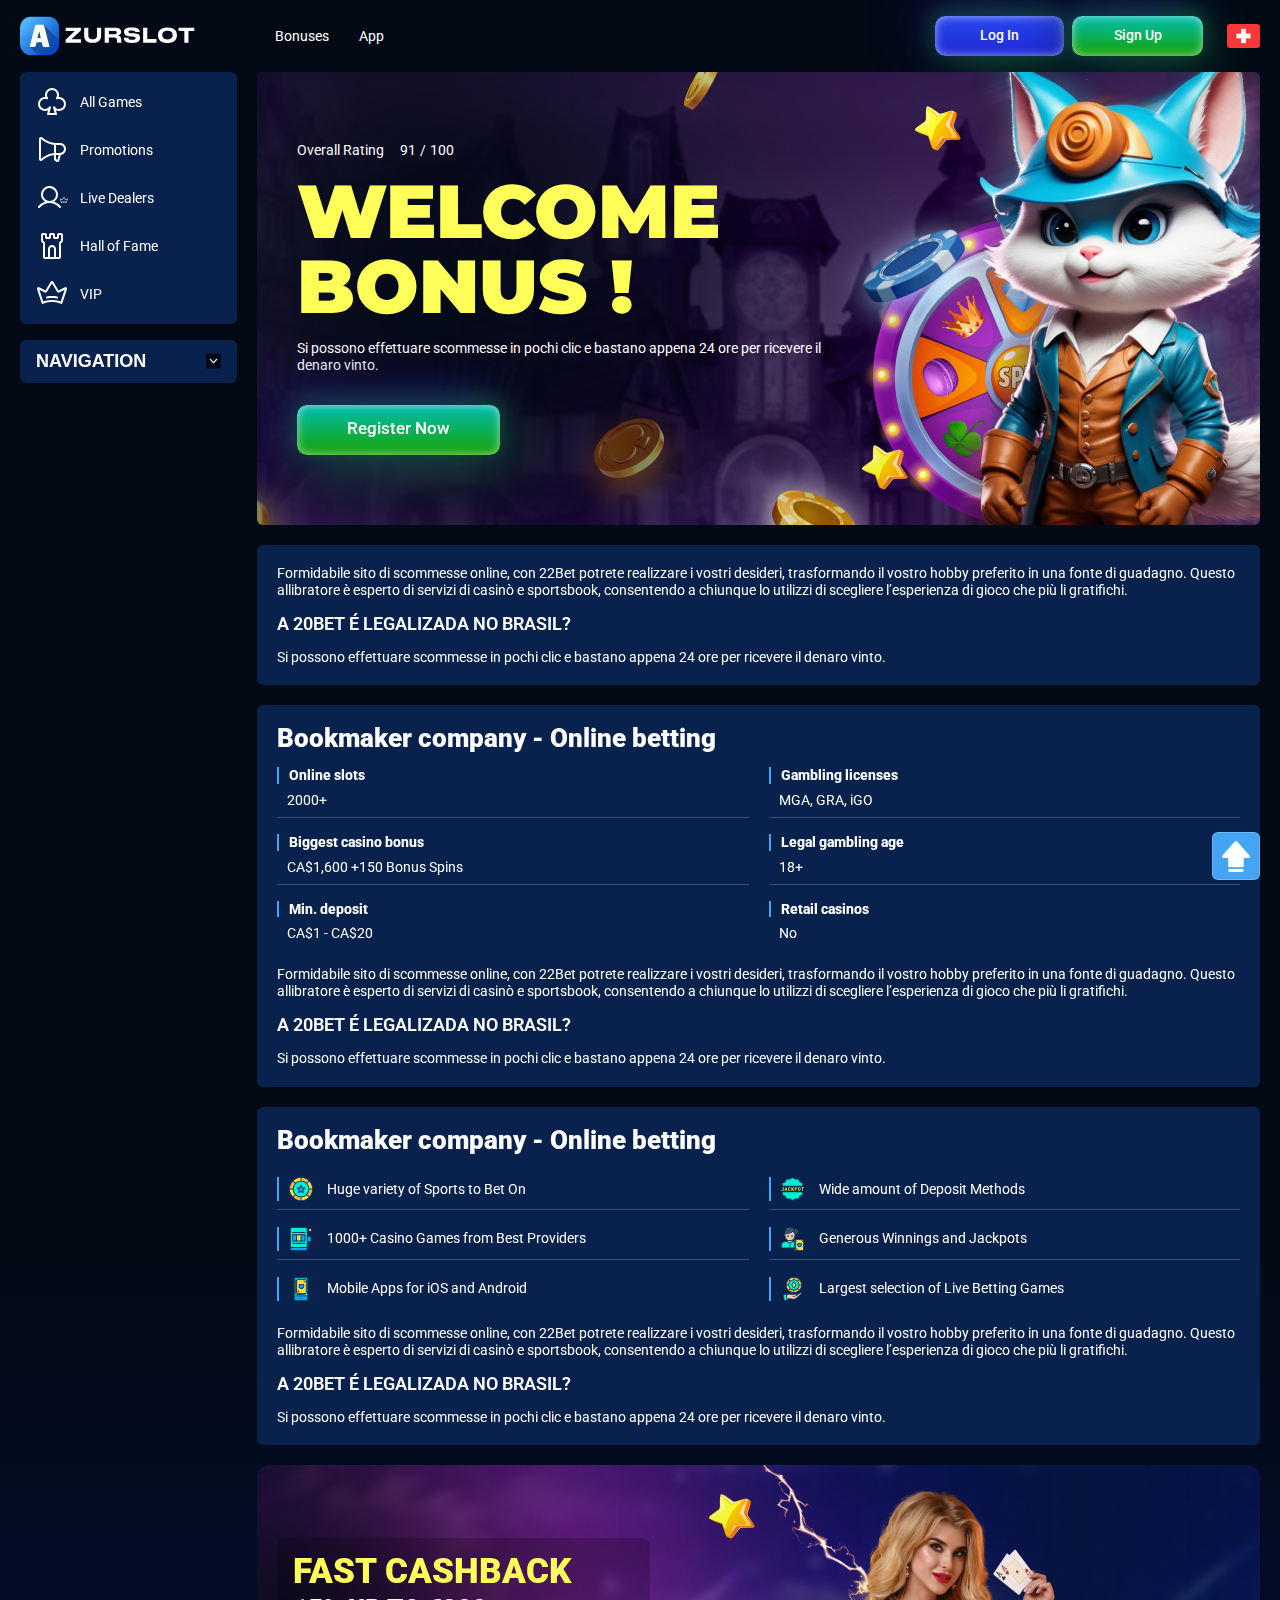
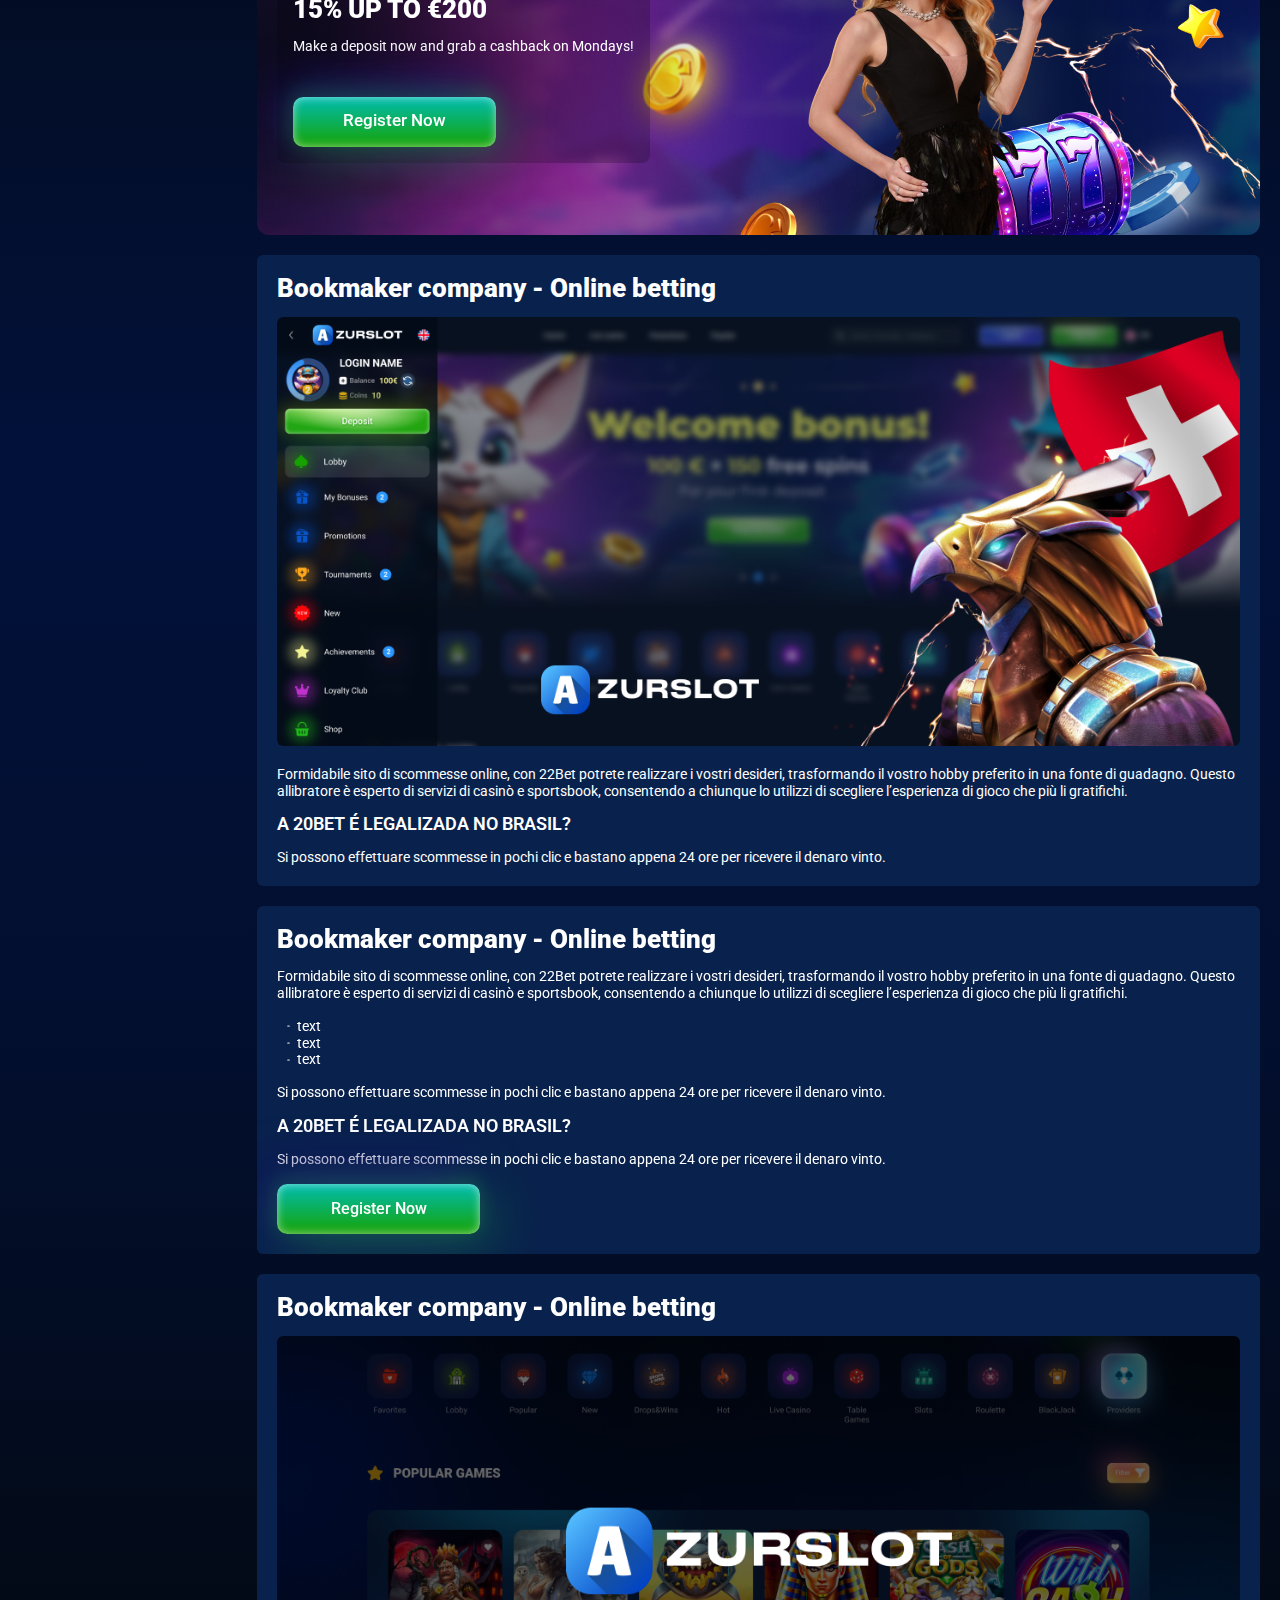
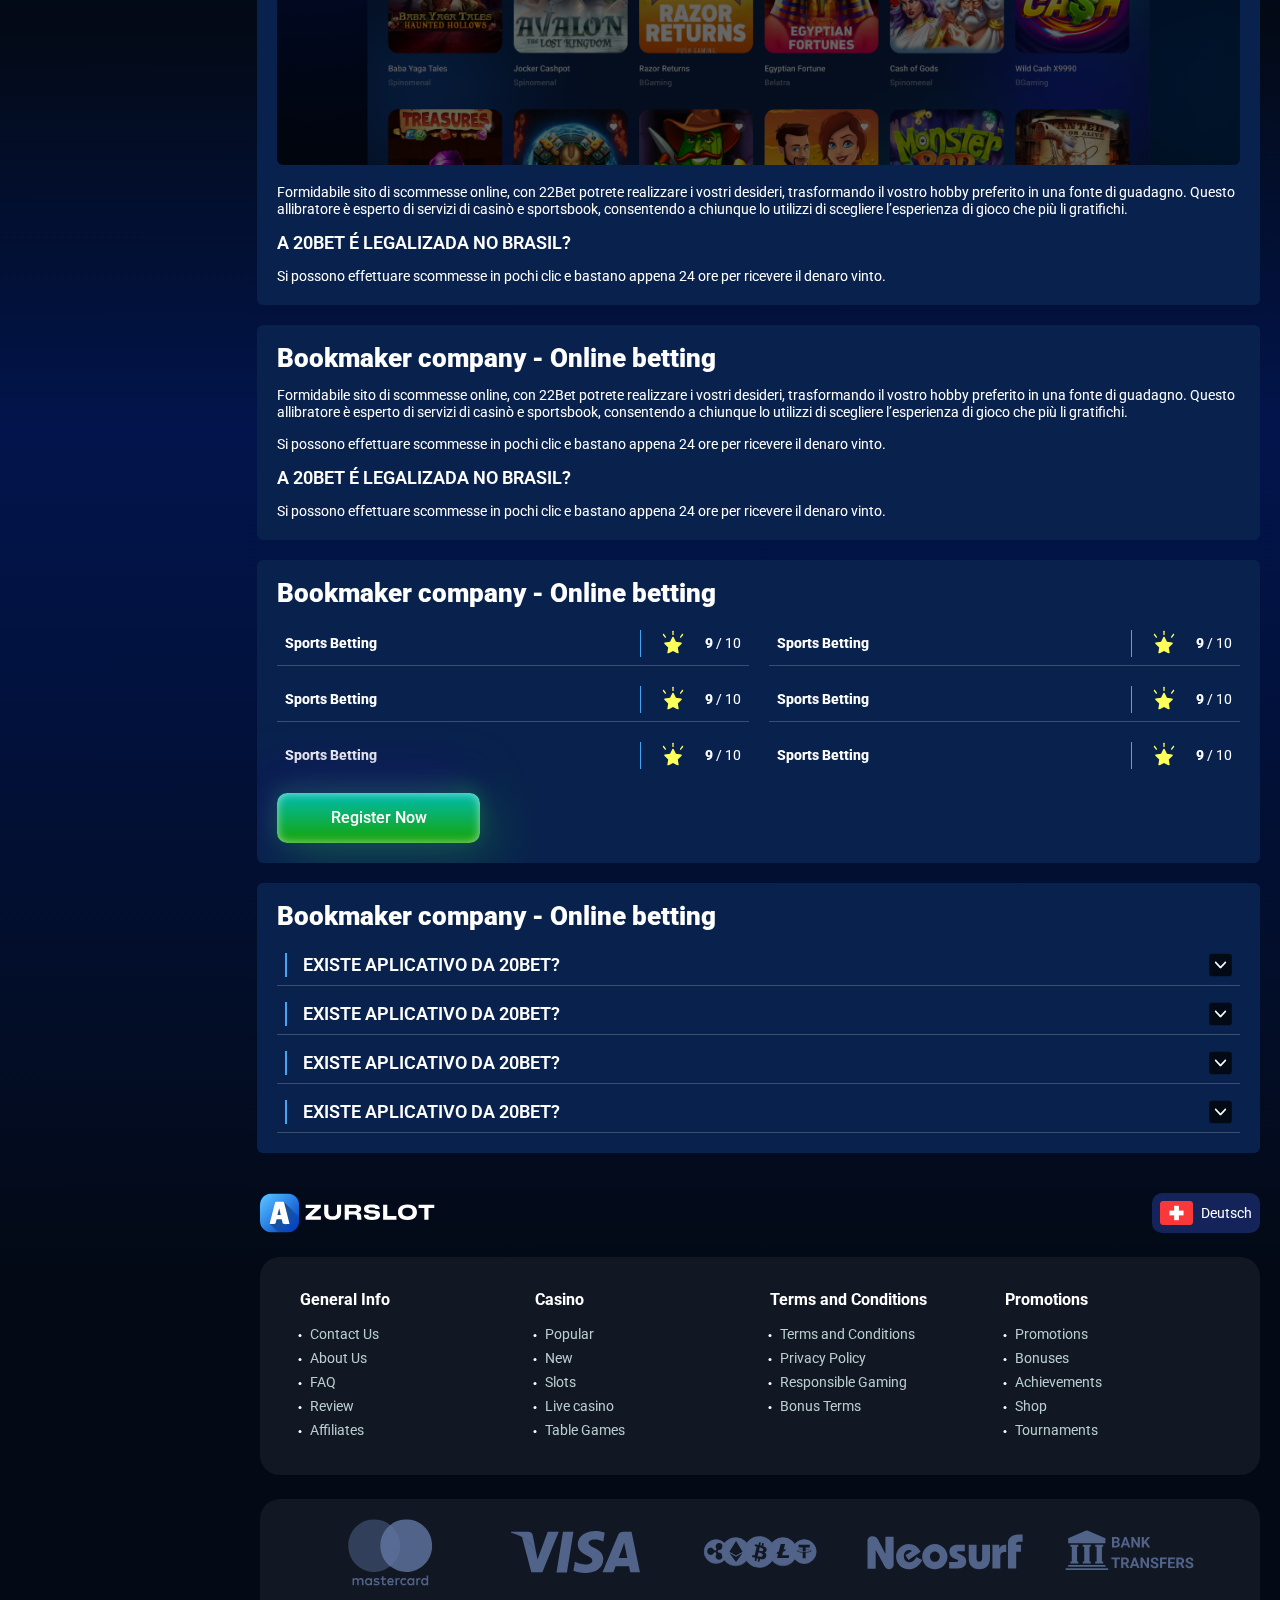
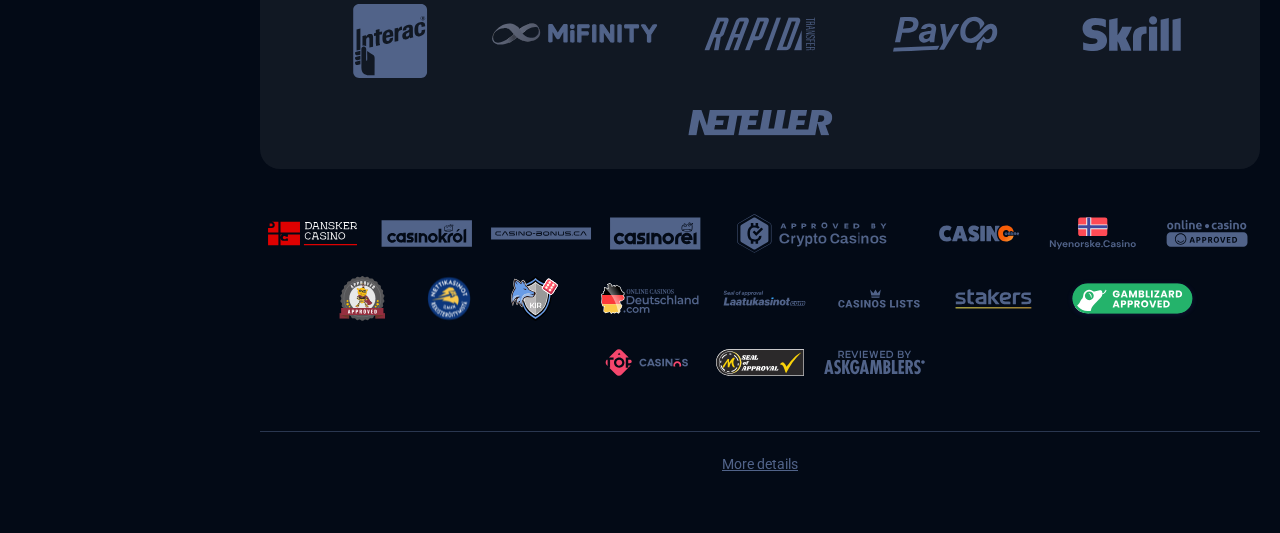
<file: index.html>
<!DOCTYPE html>
<html lang="ch">
  <head>
    <meta charset="UTF-8" />
    <meta name="viewport" content="width=device-width, initial-scale=1.0" />
    <title>Welcome bonus!</title>
    <meta
      name="description"
      content="Si possono effettuare scommesse in pochi clic e bastano appena 24 ore per ricevere il denaro vinto."
    />
    <meta property="og:site_name" content="" />
    <meta property="og:title" content="" />
    <meta property="og:type" content="website" />
    <meta property="og:url" content="http://azurslot.ch/" />
    <meta property="og:image" content />
    <meta property="og:image:alt" content />
    <meta property="og:locale" content="ch" />
    <meta
      property="og:description"
      content="Si possono effettuare scommesse in pochi clic e bastano appena 24 ore per ricevere il denaro vinto."
    />
    <link rel="preconnect" href="https://fonts.googleapis.com" />
    <link rel="preconnect" href="https://fonts.gstatic.com" crossorigin />
    <link
      href="https://fonts.googleapis.com/css2?family=Roboto:wght@400;500;700&family=Montserrat:wght@100;200;300;400;500;600;700;800;900&display=swap"
      rel="stylesheet"
    />

    <link rel="stylesheet" href="./css/reset.css" />
    <link rel="stylesheet" href="./css/main.css" />
    <link rel="stylesheet" href="./css/media.css" />
    <link rel="icon" href="./images/favicon.png" type="image/x-icon" />
    <script
      src="https://code.jquery.com/jquery-3.6.1.min.js"
      integrity="sha256-o88AwQnZB+VDvE9tvIXrMQaPlFFSUTR+nldQm1LuPXQ="
      crossorigin="anonymous"
    ></script>
  </head>
  <body>
    <header class="header">
      <section class="content header__content">
        <a href="#" class="logo header__logo"
          ><img src="./images/logo.svg" alt="logo" title=""
        /></a>
        <button class="header__btn-menu">
          <svg
            width="16px"
            height="16px"
            viewBox="0 0 16 16"
            xmlns="http://www.w3.org/2000/svg"
          >
            <rect y="0" width="16" height="3" rx="1.5"></rect>
            <rect y="6.5" width="16" height="3" rx="1.5"></rect>
            <rect y="13" width="16" height="3" rx="1.5"></rect>
          </svg>
        </button>
        <nav class="menu header__menu">
          <ul class="header__menu-list">
            <li><a href="#">Bonuses</a></li>
            <li><a href="#">App</a></li>
          </ul>
          <div class="header__btn">
            <a
              href="#"
              class="header__button header__button-login header__btn-login"
              >Log In
            </a>
            <a
              href="#"
              class="header__button header__button-signin header__btn-signin"
              >Sign Up</a
            >
          </div>
        </nav>
        <a href="#" class="header__button header__button-login">Log In</a>
        <a href="#" class="header__button header__button-signin">Sign Up</a>

        <div class="header__language">
          <div class="header__flag-wrap">
            <a class="header__country" href="#">
              <span><img src="./images/flag.png" alt=" Flag" title /></span>
            </a>
          </div>
        </div>
      </section>
    </header>
    <main class="main">
      <aside class="sidebar-wrapper">
        <section class="content sidebar">
          <nav class="menu sidebar__menu">
            <ul>
              <li>
                <a href="#"
                  ><img
                    class="icon-default"
                    src="./images/sidebar/games.svg"
                    alt=" Games"
                    title
                  />
                  All Games</a
                >
              </li>
              <li>
                <a href="#">
                  <img
                    class="icon-default"
                    src="./images/sidebar/promotions.svg"
                    alt="Promotions"
                    title
                  />

                  <span>Promotions</span></a
                >
              </li>
              <li>
                <a href="#"
                  ><img
                    class="icon-default"
                    src="./images/sidebar/live.svg"
                    alt="Live Dealers"
                    title
                  />

                  Live Dealers</a
                >
              </li>
              <li>
                <a href="#"
                  ><img
                    class="icon-default"
                    src="./images/sidebar/hall.svg"
                    alt="Hall of Fame"
                    title
                  />

                  Hall of Fame</a
                >
              </li>
              <li>
                <a href=""
                  ><img
                    class="icon-default"
                    src="./images/sidebar/vip.svg"
                    alt="vip"
                    title
                  />
                  VIP</a
                >
              </li>
            </ul>
          </nav>

          <div class="sidebar__navigation">
            <button class="sidebar__links-button">Navigation</button>
            <div class="sidebar__links">
              <ul class="sidebar__links-list">
                <li><a href="#" title>Review of 22Bet</a></li>
                <li><a href="#" title>Registration</a></li>
                <li><a href="#" title>22Bet Betting Expert Reviews</a></li>
                <li><a href="#" title>Layouts and navigation</a></li>
                <li><a href="#" title>Sports betting</a></li>
                <li><a href="#" title>Sports offers</a></li>
                <li><a href="#" title>Live betting</a></li>
                <li><a href="#" title>Cash out</a></li>
                <li><a href="#" title>Live stream</a></li>
              </ul>
            </div>
          </div>
        </section>
      </aside>

      <section class="content__wrapper">
        <section class="content hero hero__content">
          <div class="background hero__background">
            <img src="./images/main/bg-main.png" alt="hero" title />
          </div>

          <div class="hero__data">
            <div
              class="hero__rating"
              itemscope
              itemtype="http://schema.org/Game"
            >
              <p>Overall Rating</p>
              <meta itemprop="name" content="http://azurslot.ch/" />
              <span
                itemprop="aggregateRating"
                itemscope
                itemtype="http://schema.org/AggregateRating"
              >
                <span itemprop="ratingValue"> 91 </span>
                <span> / </span>
                <span itemprop="bestRating"> 100 </span>
                <meta itemprop="reviewCount" content="100" />
              </span>
            </div>
            <h1 class="title general hero__title">Welcome Bonus !</h1>
            <p class="hero__text">
              Si possono effettuare scommesse in pochi clic e bastano appena 24
              ore per ricevere il denaro vinto.
            </p>

            <a href="#" class="button hero__button">Register Now</a>
          </div>
        </section>
        <section class="content page-nav">
          <div class="page-nav-button sidebar__links-button">Navigation</div>
          <ul class="page-nav-list sidebar__links-list">
            <li><a href="#" title>Review of 22Bet</a></li>
            <li><a href="#" title>Registration</a></li>
            <li><a href="#" title>22Bet Betting Expert Reviews</a></li>
            <li><a href="#" title>Layouts and navigation</a></li>
            <li><a href="#" title>Sports betting</a></li>
            <li><a href="#" title>Sports offers</a></li>
            <li><a href="#" title>Live betting</a></li>
            <li><a href="#" title>Cash out</a></li>
            <li><a href="#" title>Live stream</a></li>
          </ul>
        </section>
        <section class="content article">
          <p>
            Formidabile sito di scommesse online, con 22Bet potrete realizzare i
            vostri desideri, trasformando il vostro hobby preferito in una fonte
            di guadagno. Questo allibratore è esperto di servizi di casinò e
            sportsbook, consentendo a chiunque lo utilizzi di scegliere
            l’esperienza di gioco che più li gratifichi.
          </p>
          <h3>A 20Bet é legalizada no Brasil?</h3>
          <p>
            Si possono effettuare scommesse in pochi clic e bastano appena 24
            ore per ricevere il denaro vinto.
          </p>
        </section>

        <section class="content about">
          <h2 class="title high about__title">
            Bookmaker company - Online betting
          </h2>
          <table class="about__table">
            <tbody class="about__group">
              <tr>
                <td>Online slots</td>
                <td>2000+</td>
              </tr>
              <tr>
                <td>Biggest casino bonus</td>
                <td>CA$1,600 +150 Bonus Spins</td>
              </tr>
              <tr>
                <td>Min. deposit</td>
                <td>CA$1 - CA$20</td>
              </tr>
            </tbody>
            <tbody class="about__group">
              <tr>
                <td>Gambling licenses</td>
                <td>MGA, GRA, iGO</td>
              </tr>
              <tr>
                <td>Legal gambling age</td>
                <td>18+</td>
              </tr>
              <tr>
                <td>Retail casinos</td>
                <td>No</td>
              </tr>
            </tbody>
          </table>
          <p class="about__text">
            Formidabile sito di scommesse online, con 22Bet potrete realizzare i
            vostri desideri, trasformando il vostro hobby preferito in una fonte
            di guadagno. Questo allibratore è esperto di servizi di casinò e
            sportsbook, consentendo a chiunque lo utilizzi di scegliere
            l’esperienza di gioco che più li gratifichi.
          </p>
          <h3>A 20Bet é legalizada no Brasil?</h3>
          <p>
            Si possono effettuare scommesse in pochi clic e bastano appena 24
            ore per ricevere il denaro vinto.
          </p>
        </section>
        <section class="content features">
          <h2 class="title high features__title">
            Bookmaker company - Online betting
          </h2>
          <div class="">
            <div class="features__info">
              <ul class="features__list">
                <li class="features__item">Huge variety of Sports to Bet On</li>
                <li>1000+ Casino Games from Best Providers</li>
                <li>Mobile Apps for iOS and Android</li>
              </ul>
              <ul class="features__list">
                <li>Wide amount of Deposit Methods</li>
                <li>Generous Winnings and Jackpots</li>
                <li>Largest selection of Live Betting Games</li>
              </ul>
            </div>
          </div>
          <p class="features__text">
            Formidabile sito di scommesse online, con 22Bet potrete realizzare i
            vostri desideri, trasformando il vostro hobby preferito in una fonte
            di guadagno. Questo allibratore è esperto di servizi di casinò e
            sportsbook, consentendo a chiunque lo utilizzi di scegliere
            l’esperienza di gioco che più li gratifichi.
          </p>
          <h3>A 20Bet é legalizada no Brasil?</h3>
          <p>
            Si possono effettuare scommesse in pochi clic e bastano appena 24
            ore per ricevere il denaro vinto.
          </p>
        </section>

        <section class="content banner">
          <div class="background banner__background">
            <img src="./images/main/banner-main.png" alt="banner" title />
          </div>
          <div class="banner__info">
            <h2 class="title high banner__title-main">
              FAST CASHBACK <strong>15% UP TO €200</strong>
            </h2>
            <p>Make a deposit now and grab a cashback on Mondays!</p>
            <a href="#" class="button banner__button">Register Now</a>
          </div>
        </section>
        <section class="content article">
          <h2 class="article__title high title">
            Bookmaker company - Online betting
          </h2>
          <div class="images">
            <img
              src="./images/main/image1-main.png"
              alt="images"
              title
              class=""
            />
          </div>
          <p class="">
            Formidabile sito di scommesse online, con 22Bet potrete realizzare i
            vostri desideri, trasformando il vostro hobby preferito in una fonte
            di guadagno. Questo allibratore è esperto di servizi di casinò e
            sportsbook, consentendo a chiunque lo utilizzi di scegliere
            l’esperienza di gioco che più li gratifichi.
          </p>
          <h3>A 20Bet é legalizada no Brasil?</h3>
          <p>
            Si possono effettuare scommesse in pochi clic e bastano appena 24
            ore per ricevere il denaro vinto.
          </p>
        </section>
        <section class="content article">
          <h2 class="article__title high title">
            Bookmaker company - Online betting
          </h2>
          <p>
            Formidabile sito di scommesse online, con 22Bet potrete realizzare i
            vostri desideri, trasformando il vostro hobby preferito in una fonte
            di guadagno. Questo allibratore è esperto di servizi di casinò e
            sportsbook, consentendo a chiunque lo utilizzi di scegliere
            l’esperienza di gioco che più li gratifichi.
          </p>
          <ul>
            <li>text</li>
            <li>text</li>
            <li>text</li>
          </ul>
          <p>
            Si possono effettuare scommesse in pochi clic e bastano appena 24
            ore per ricevere il denaro vinto.
          </p>
          <h3>A 20Bet é legalizada no Brasil?</h3>
          <p>
            Si possono effettuare scommesse in pochi clic e bastano appena 24
            ore per ricevere il denaro vinto.
          </p>

          <a href="#" class="button article__button">Register Now</a>
        </section>
        <section class="content article">
          <h2 class="article__title high title">
            Bookmaker company - Online betting
          </h2>
          <div class="images">
            <img
              src="./images/main/image2-main.png"
              alt="images"
              title
              class=""
            />
          </div>
          <p class="">
            Formidabile sito di scommesse online, con 22Bet potrete realizzare i
            vostri desideri, trasformando il vostro hobby preferito in una fonte
            di guadagno. Questo allibratore è esperto di servizi di casinò e
            sportsbook, consentendo a chiunque lo utilizzi di scegliere
            l’esperienza di gioco che più li gratifichi.
          </p>

          <h3>A 20Bet é legalizada no Brasil?</h3>
          <p>
            Si possono effettuare scommesse in pochi clic e bastano appena 24
            ore per ricevere il denaro vinto.
          </p>
        </section>
        <section class="content article">
          <h2 class="article__title high title">
            Bookmaker company - Online betting
          </h2>
          <p>
            Formidabile sito di scommesse online, con 22Bet potrete realizzare i
            vostri desideri, trasformando il vostro hobby preferito in una fonte
            di guadagno. Questo allibratore è esperto di servizi di casinò e
            sportsbook, consentendo a chiunque lo utilizzi di scegliere
            l’esperienza di gioco che più li gratifichi.
          </p>

          <p>
            Si possono effettuare scommesse in pochi clic e bastano appena 24
            ore per ricevere il denaro vinto.
          </p>
          <h3>A 20Bet é legalizada no Brasil?</h3>

          <p>
            Si possono effettuare scommesse in pochi clic e bastano appena 24
            ore per ricevere il denaro vinto.
          </p>
        </section>
        <section class="content ratings">
          <h2 class="ratings__title title high">
            Bookmaker company - Online betting
          </h2>

          <div class="ratings__content">
            <ul class="ratings__list">
              <li>
                <div class="ratings__info">
                  <p>Sports betting</p>
                  <div class="ratings__img">
                    <img
                      src="./images/main/ratings-icon.svg"
                      alt="ratings"
                      title
                    />
                  </div>
                  <span class="ratings__data">
                    <span>9</span>
                    <span>/</span>
                    <span>10</span>
                  </span>
                </div>
              </li>
              <li>
                <div class="ratings__info">
                  <p>Sports betting</p>
                  <div class="ratings__img">
                    <img
                      src="./images/main/ratings-icon.svg"
                      alt="ratings"
                      title
                    />
                  </div>
                  <span class="ratings__data">
                    <span>9</span>
                    <span>/</span>
                    <span>10</span>
                  </span>
                </div>
              </li>
              <li>
                <div class="ratings__info">
                  <p>Sports betting</p>
                  <div class="ratings__img">
                    <img
                      src="./images/main/ratings-icon.svg"
                      alt="ratings"
                      title
                    />
                  </div>
                  <span class="ratings__data">
                    <span>9</span>
                    <span>/</span>
                    <span>10</span>
                  </span>
                </div>
              </li>
            </ul>
            <ul class="ratings__list">
              <li>
                <div class="ratings__info">
                  <p>Sports betting</p>
                  <div class="ratings__img">
                    <img
                      src="./images/main/ratings-icon.svg"
                      alt="ratings"
                      title
                    />
                  </div>
                  <span class="ratings__data">
                    <span>9</span>
                    <span>/</span>
                    <span>10</span>
                  </span>
                </div>
              </li>
              <li>
                <div class="ratings__info">
                  <p>Sports betting</p>
                  <div class="ratings__img">
                    <img
                      src="./images/main/ratings-icon.svg"
                      alt="ratings"
                      title
                    />
                  </div>
                  <span class="ratings__data">
                    <span>9</span>
                    <span>/</span>
                    <span>10</span>
                  </span>
                </div>
              </li>
              <li>
                <div class="ratings__info">
                  <p>Sports betting</p>
                  <div class="ratings__img">
                    <img
                      src="./images/main/ratings-icon.svg"
                      alt="ratings"
                      title
                    />
                  </div>
                  <span class="ratings__data">
                    <span>9</span>
                    <span>/</span>
                    <span>10</span>
                  </span>
                </div>
              </li>
            </ul>
          </div>

          <a href="#" class="button ratings__button">Register Now</a>
        </section>
        <section class="content faq">
          <h2 class="title high faq__title">
            Bookmaker company - Online betting
          </h2>
          <ul class="faq__list" itemscope itemtype="https://schema.org/FAQPage">
            <li
              class="faq__item"
              itemscope
              itemprop="mainEntity"
              itemtype="https://schema.org/Question"
            >
              <h3
                class="title medium faq__subtitle js-button-expander"
                itemprop="name"
              >
                Existe aplicativo da 20Bet?
              </h3>
              <div
                class="faq__answer js-expand-content"
                itemscope
                itemprop="acceptedAnswer"
                itemtype="https://schema.org/Answer"
              >
                <p itemprop="text">
                  Formidabile sito di scommesse online, con 22Bet potrete
                  realizzare i vostri desideri, trasformando il vostro hobby
                  preferito in una fonte di guadagno. Questo allibratore è
                  esperto di servizi di casinò e sportsbook, consentendo a
                  chiunque lo utilizzi di scegliere l’esperienza di gioco che
                  più li gratifichi.
                </p>
              </div>
            </li>
            <li
              class="faq__item"
              itemscope
              itemprop="mainEntity"
              itemtype="https://schema.org/Question"
            >
              <h3
                class="title medium faq__subtitle js-button-expander"
                itemprop="name"
              >
                Existe aplicativo da 20Bet?
              </h3>
              <div
                class="faq__answer js-expand-content"
                itemscope
                itemprop="acceptedAnswer"
                itemtype="https://schema.org/Answer"
              >
                <p itemprop="text">
                  Formidabile sito di scommesse online, con 22Bet potrete
                  realizzare i vostri desideri, trasformando il vostro hobby
                  preferito in una fonte di guadagno. Questo allibratore è
                  esperto di servizi di casinò e sportsbook, consentendo a
                  chiunque lo utilizzi di scegliere l’esperienza di gioco che
                  più li gratifichi.
                </p>
              </div>
            </li>
            <li
              class="faq__item"
              itemscope
              itemprop="mainEntity"
              itemtype="https://schema.org/Question"
            >
              <h3
                class="title medium faq__subtitle js-button-expander"
                itemprop="name"
              >
                Existe aplicativo da 20Bet?
              </h3>
              <div
                class="faq__answer js-expand-content"
                itemscope
                itemprop="acceptedAnswer"
                itemtype="https://schema.org/Answer"
              >
                <p itemprop="text">
                  Formidabile sito di scommesse online, con 22Bet potrete
                  realizzare i vostri desideri, trasformando il vostro hobby
                  preferito in una fonte di guadagno. Questo allibratore è
                  esperto di servizi di casinò e sportsbook, consentendo a
                  chiunque lo utilizzi di scegliere l’esperienza di gioco che
                  più li gratifichi.
                </p>
              </div>
            </li>
            <li
              class="faq__item"
              itemscope
              itemprop="mainEntity"
              itemtype="https://schema.org/Question"
            >
              <h3
                class="title medium faq__subtitle js-button-expander"
                itemprop="name"
              >
                Existe aplicativo da 20Bet?
              </h3>
              <div
                class="faq__answer js-expand-content"
                itemscope
                itemprop="acceptedAnswer"
                itemtype="https://schema.org/Answer"
              >
                <p itemprop="text">
                  Formidabile sito di scommesse online, con 22Bet potrete
                  realizzare i vostri desideri, trasformando il vostro hobby
                  preferito in una fonte di guadagno. Questo allibratore è
                  esperto di servizi di casinò e sportsbook, consentendo a
                  chiunque lo utilizzi di scegliere l’esperienza di gioco che
                  più li gratifichi.
                </p>
              </div>
            </li>
          </ul>
        </section>
        <div class="" onclick="scrollToTop()">
          <button class="main__arrow" id="scrollToTopBtn"></button>
        </div>
      </section>
    </main>
    <footer class="footer">
      <section class="content footer__content">
        <div class="footer__wrapper">
          <div class="footer__logo-wrap">
            <a href="./index.html" class="logo footer__logo"
              ><img src="./images/logo.svg" alt="logo" title=""
            /></a>
            <div class="footer__flag-wrap">
              <a class="footer__country" href="#">
                <span><img src="./images/flag.png" alt=" Flag" title /></span>
                <span>Deutsch</span>
              </a>
            </div>
          </div>
          <ul class="footer__menu">
            <li>
              <div>General Info</div>
              <ul class="footer__info">
                <li><a href="#">Contact Us </a></li>
                <li><a href="#">About Us</a></li>
                <li><a href="#">FAQ</a></li>
                <li><a href="#">Review</a></li>
                <li><a href="#">Affiliates</a></li>
              </ul>
            </li>

            <li>
              <div>Casino</div>
              <ul class="footer__info">
                <li><a href="#">Popular</a></li>
                <li><a href="#">New</a></li>
                <li><a href="#">Slots</a></li>
                <li><a href="#">Live casino</a></li>
                <li><a href="#">Table Games</a></li>
              </ul>
            </li>
            <li>
              <div>Terms and Conditions</div>
              <ul class="footer__info">
                <li><a href="#">Terms and Conditions</a></li>
                <li><a href="#">Privacy Policy</a></li>
                <li><a href="#">Responsible Gaming</a></li>
                <li><a href="#">Bonus Terms</a></li>
              </ul>
            </li>
            <li>
              <div>Promotions</div>
              <ul class="footer__info">
                <li><a href="#">Promotions</a></li>
                <li><a href="#">Bonuses</a></li>
                <li><a href="#">Achievements</a></li>
                <li><a href="#">Shop</a></li>
                <li><a href="#">Tournaments</a></li>
              </ul>
            </li>
          </ul>
        </div>

        <div class="footer__cards-pay">
          <ul class="footer__cards-pay-first">
            <li>
              <a href="#"
                ><img src="./images/footer-pay/mastercard.svg" alt="pay" title
              /></a>
            </li>
            <li>
              <a href="#"
                ><img src="./images/footer-pay/visa.svg" alt="pay" title
              /></a>
            </li>
            <li>
              <a href="#"
                ><img src="./images/footer-pay/crypto.svg" alt="pay" title
              /></a>
            </li>
            <li>
              <a href="#"
                ><img src="./images/footer-pay/neosurf.svg" alt="pay" title
              /></a>
            </li>
            <li>
              <a href="#"
                ><img
                  src="./images/footer-pay/bank-transfers.svg"
                  alt="pay"
                  title
              /></a>
            </li>
            <li>
              <a href="#"
                ><img src="./images/footer-pay/interac.svg" alt="pay" title
              /></a>
            </li>
            <li>
              <a href="#"
                ><img
                  class="footer__cards-pay-img"
                  src="./images/footer-pay/mifinity.svg"
                  alt="pay"
                  title
              /></a>
            </li>
            <li>
              <a href="#"
                ><img
                  class="footer__cards-pay-img"
                  src="./images/footer-pay/rapid.svg"
                  alt="pay"
                  title
              /></a>
            </li>
            <li>
              <a href="#"
                ><img
                  class="footer__cards-pay-img"
                  src="./images/footer-pay/payOp.svg"
                  alt="pay"
                  title
              /></a>
            </li>
            <li>
              <a href="#"
                ><img
                  class="footer__cards-pay-img"
                  src="./images/footer-pay/skrill.svg"
                  alt="pay"
                  title
              /></a>
            </li>
            <li>
              <a href="#"
                ><img
                  class="footer__cards-pay-img"
                  src="./images/footer-pay/neteller.svg"
                  alt="pay"
                  title
              /></a>
            </li>
          </ul>
        </div>

        <div class="footer__cards-casino">
          <ul>
            <li>
              <a href="#"
                ><img
                  src="./images/footer-cards/danskercasino.svg"
                  alt="cards-casino"
                  title
              /></a>
            </li>
            <li>
              <a href="#"
                ><img
                  src="./images/footer-cards/casinokrol-pl.svg"
                  alt="cards-casino"
                  title
              /></a>
            </li>
            <li>
              <a href="#"
                ><img
                  src="./images/footer-cards/casino-bonus-ca.svg"
                  alt="cards-casino"
                  title
              /></a>
            </li>
            <li>
              <a href="#"
                ><img
                  src="./images/footer-cards/casinorei-pt.svg"
                  alt="cards-casino"
                  title
              /></a>
            </li>
            <li>
              <a href="#"
                ><img
                  src="./images/footer-cards/cryptocasinos.svg"
                  alt="cards-casino"
                  title
              /></a>
            </li>
            <li>
              <a href="#"
                ><img
                  src="./images/footer-cards/casino.svg"
                  alt="cards-casino"
                  title
              /></a>
            </li>
            <li>
              <a href="#"
                ><img
                  src="./images/footer-cards/nyenorske-casino.svg"
                  alt="cards-casino"
                  title
              /></a>
            </li>
            <li>
              <a href="#"
                ><img
                  src="./images/footer-cards/online-casino.svg"
                  alt="cards-casino"
                  title
              /></a>
            </li>
            <li>
              <a href="#"
                ><img
                  src="./images/footer-cards/casinobee.svg"
                  alt="cards-casino"
                  title
              /></a>
            </li>
            <li>
              <a href="#"
                ><img
                  src="./images/footer-cards/kaikki-pikakasinot.svg"
                  alt="cards-casino"
                  title
              /></a>
            </li>
            <li>
              <a href="#"
                ><img
                  src="./images/footer-cards/kasinotilman.svg"
                  alt="cards-casino"
                  title
              /></a>
            </li>
            <li>
              <a href="#"
                ><img
                  src="./images/footer-cards/onlinecasinosdeutschland.svg"
                  alt="cards-casino"
                  title
              /></a>
            </li>
            <li>
              <a href="#"
                ><img
                  src="./images/footer-cards/laatukasinot.svg"
                  alt="cards-casino"
                  title
              /></a>
            </li>
            <li>
              <a href="#"
                ><img
                  src="./images/footer-cards/casinos-lists.svg"
                  alt="cards-casino"
                  title
              /></a>
            </li>
            <li>
              <a href="#"
                ><img
                  src="./images/footer-cards/stakers.svg"
                  alt="cards-casino"
                  title
              /></a>
            </li>
            <li>
              <a href="#"
                ><img
                  src="./images/footer-cards/free-spins-no-deposit-gamblizard-canada.svg"
                  alt="cards-casino"
                  title
              /></a>
            </li>
            <li>
              <a href="#"
                ><img
                  src="./images/footer-cards/top-casinos-best-online-casinos.svg"
                  alt="cards-casino"
                  title
              /></a>
            </li>
            <li>
              <a href="#"
                ><img
                  src="./images/footer-cards/casinomentor.svg"
                  alt="cards-casino"
                  title
              /></a>
            </li>
            <li>
              <a href="#"
                ><img
                  src="./images/footer-cards/askgamblers.svg"
                  alt="cards-casino"
                  title
              /></a>
            </li>
          </ul>
        </div>
        <a href="#" class="footer__link">More details</a>
      </section>
    </footer>
    <script src="./js/sidebar.js" defer></script>
    <script src="./js/arrowUp.js" defer></script>
    <script src="./js/expander.js" defer></script>
    <script src="./js/mobile-menu.js" defer></script>
  </body>
</html>
</file>
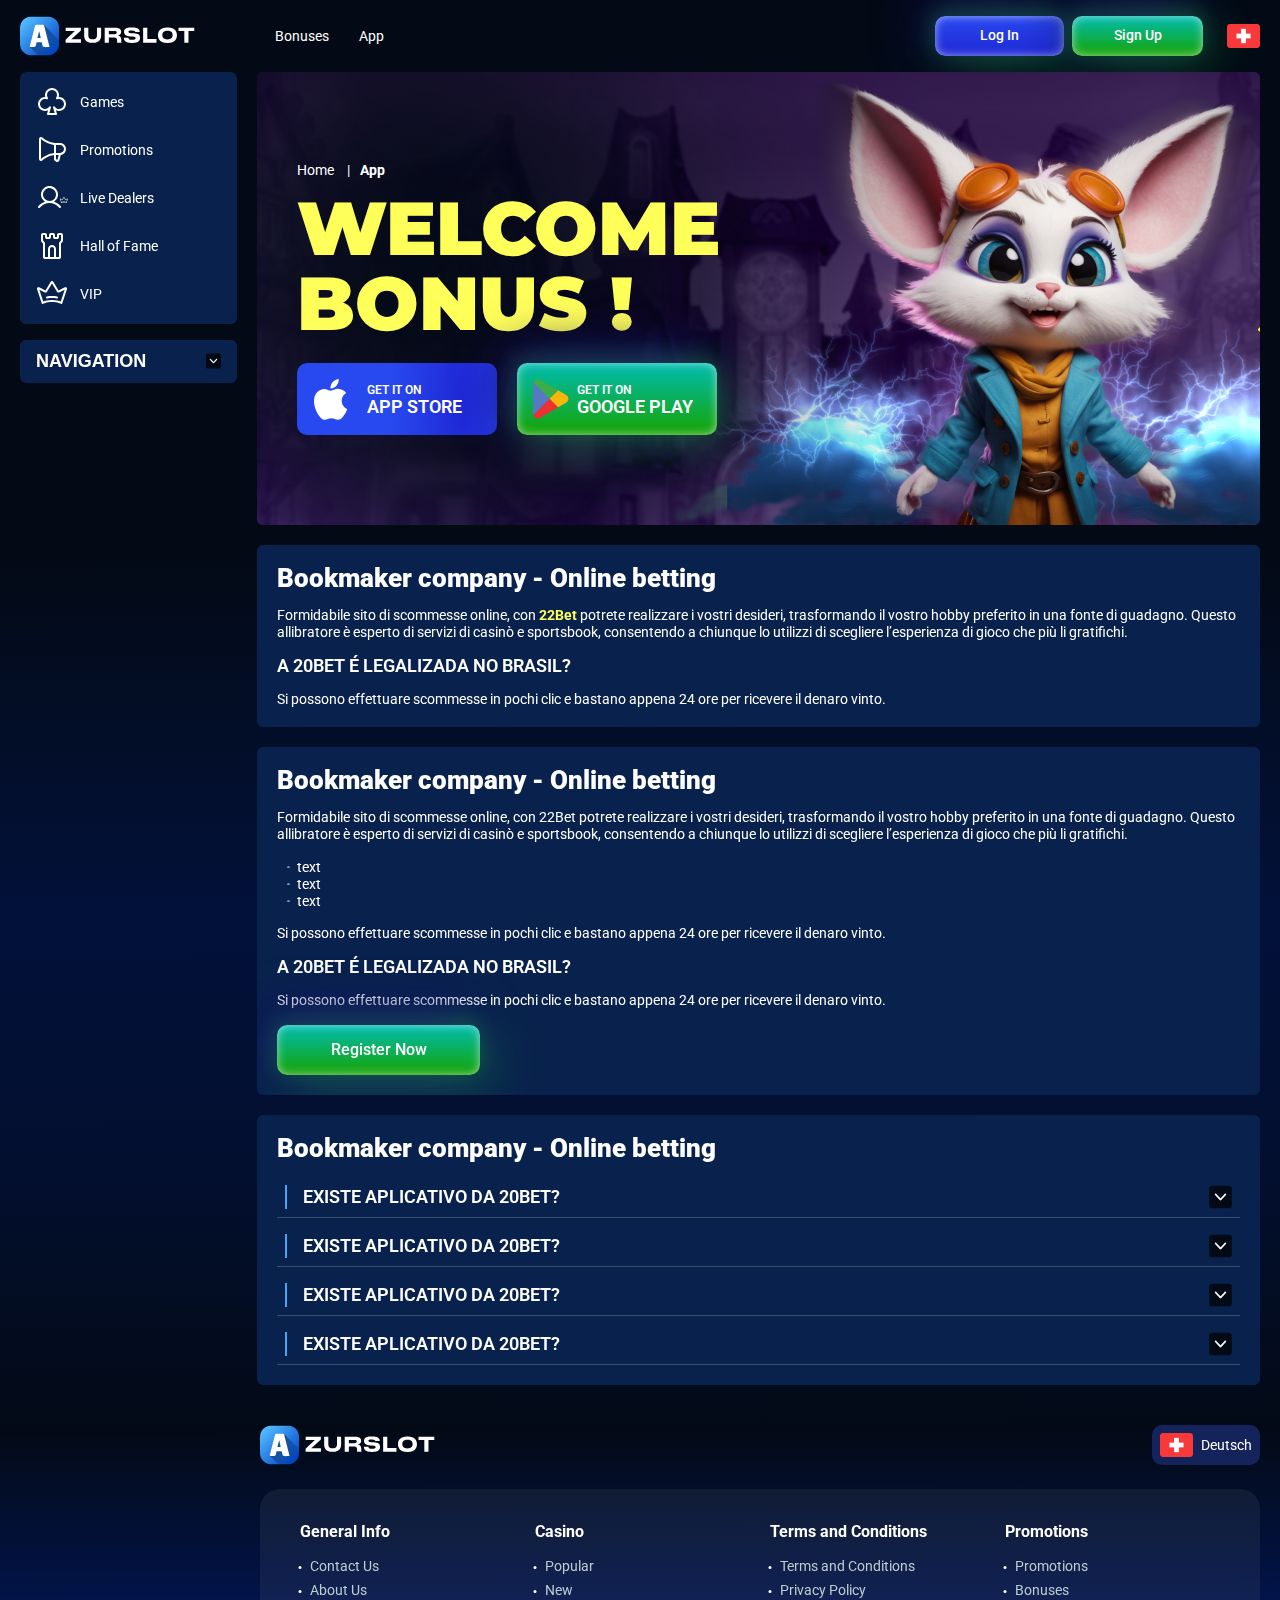
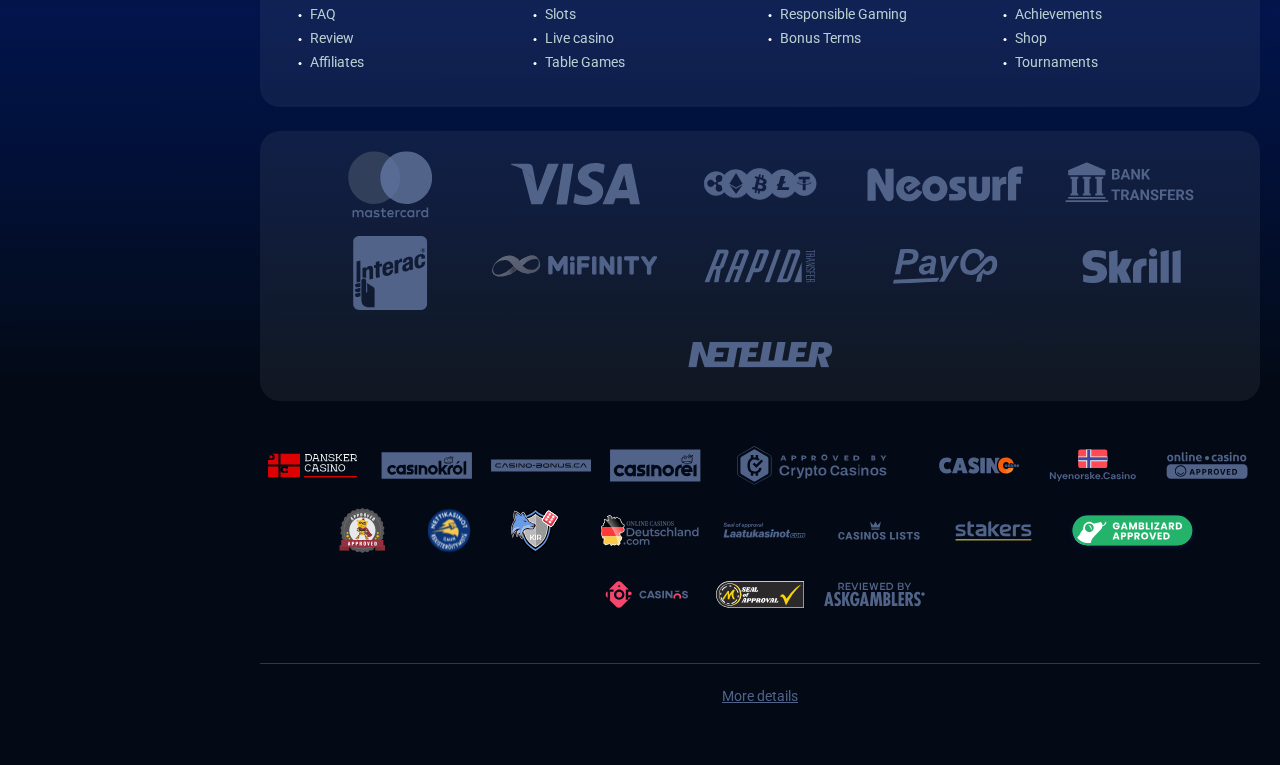
<file: app.html>
<!DOCTYPE html>
<html lang="ch">
  <head>
    <meta charset="UTF-8" />
    <meta name="viewport" content="width=device-width, initial-scale=1.0" />
    <title>Welcome Bonus up to 5000 USDT + 80 FS!</title>
    <meta
      name="description"
      content="A 20Bet apostas online é a novidade mais relevante no mercado de apostas do Brasil"
    />
    <meta property="og:site_name" content="" />
    <meta property="og:title" content="" />
    <meta property="og:type" content="website" />
    <meta property="og:url" content="http://azurslot.ch/" />
    <meta property="og:image" content />
    <meta property="og:image:alt" content />
    <meta property="og:locale" content="ch" />
    <meta
      property="og:description"
      content="A 20Bet apostas online é a novidade mais relevante no mercado de apostas do Brasil."
    />
    <link rel="preconnect" href="https://fonts.googleapis.com" />
    <link rel="preconnect" href="https://fonts.gstatic.com" crossorigin />
    <link
      href="https://fonts.googleapis.com/css2?family=Roboto:wght@400;500;700&family=Montserrat:wght@100;200;300;400;500;600;700;800;900&display=swap"
      rel="stylesheet"
    />

    <link rel="stylesheet" href="./css/reset.css" />
    <link rel="stylesheet" href="./css/main.css" />
    <link rel="stylesheet" href="./css/media.css" />
    <link rel="icon" href="./images/favicon.png" type="image/x-icon" />
    <script
      src="https://code.jquery.com/jquery-3.6.1.min.js"
      integrity="sha256-o88AwQnZB+VDvE9tvIXrMQaPlFFSUTR+nldQm1LuPXQ="
      crossorigin="anonymous"
    ></script>
  </head>
  <body>
    <header class="header">
      <section class="content header__content">
        <a href="#" class="logo header__logo"
          ><img src="./images/logo.svg" alt="logo" title=""
        /></a>
        <button class="header__btn-menu">
          <svg
            width="16px"
            height="16px"
            viewBox="0 0 16 16"
            xmlns="http://www.w3.org/2000/svg"
          >
            <rect y="0" width="16" height="3" rx="1.5"></rect>
            <rect y="6.5" width="16" height="3" rx="1.5"></rect>
            <rect y="13" width="16" height="3" rx="1.5"></rect>
          </svg>
        </button>
        <nav class="menu header__menu">
          <ul class="header__menu-list">
            <li><a href="#">Bonuses</a></li>
            <li><a href="#">App</a></li>
          </ul>
          <div class="header__btn">
            <a
              href="#"
              class="header__button header__button-login header__btn-login"
              >Log In
            </a>
            <a
              href="#"
              class="header__button header__button-signin header__btn-signin"
              >Sign Up</a
            >
          </div>
        </nav>
        <a href="#" class="header__button header__button-login">Log In </a>
        <a href="#" class="header__button header__button-signin">Sign Up</a>

        <div class="header__language">
          <div class="header__flag-wrap">
            <a class="header__country" href="#">
              <span><img src="./images/flag.png" alt=" Flag" title /></span>
            </a>
          </div>
        </div>
      </section>
    </header>
    <main class="main">
      <aside class="sidebar-wrapper">
        <section class="content sidebar">
          <nav class="menu sidebar__menu">
            <ul>
              <li>
                <a href="#"
                  ><img
                    class="icon-default"
                    src="./images/sidebar/games.svg"
                    alt=" Games"
                    title
                  />
                  Games</a
                >
              </li>
              <li>
                <a href="#">
                  <img
                    class="icon-default"
                    src="./images/sidebar/promotions.svg"
                    alt="Promotions"
                    title
                  />

                  <span>Promotions</span></a
                >
              </li>
              <li>
                <a href="#"
                  ><img
                    class="icon-default"
                    src="./images/sidebar/live.svg"
                    alt="Live Dealers"
                    title
                  />

                  Live Dealers</a
                >
              </li>
              <li>
                <a href="#"
                  ><img
                    class="icon-default"
                    src="./images/sidebar/hall.svg"
                    alt="Hall of Fame"
                    title
                  />

                  Hall of Fame</a
                >
              </li>
              <li>
                <a href=""
                  ><img
                    class="icon-default"
                    src="./images/sidebar/vip.svg"
                    alt="vip"
                    title
                  />
                  VIP</a
                >
              </li>
            </ul>
          </nav>
          <div class="sidebar__navigation">
            <button class="sidebar__links-button">Navigation</button>
            <div class="sidebar__links">
              <ul class="sidebar__links-list">
                <li><a href="#" title>Review of 22Bet</a></li>
                <li><a href="#" title>Registration</a></li>
                <li><a href="#" title>22Bet Betting Expert Reviews</a></li>
                <li><a href="#" title>Layouts and navigation</a></li>
                <li><a href="#" title>Sports betting</a></li>
                <li><a href="#" title>Sports offers</a></li>
                <li><a href="#" title>Live betting</a></li>
                <li><a href="#" title>Cash out</a></li>
                <li><a href="#" title>Live stream</a></li>
              </ul>
            </div>
          </div>
        </section>
      </aside>

      <section class="content__wrapper">
        <section class="content hero hero__app">
          <div class="background hero__background hero__background-page">
            <img src="./images/app/bg-app.png" alt="hero" title />
          </div>

          <div class="hero__data hero__data-app">
            <ul
              class="breadcrumbs"
              itemscope
              itemtype="https://schema.org/BreadcrumbList"
            >
              <li
                itemprop="itemListElement"
                itemscope
                itemtype="https://schema.org/ListItem"
              >
                <a href="#" itemprop="item">
                  <span itemprop="name">Home</span></a
                >
                <meta itemprop="position" content="1" />
              </li>
              <li
                itemprop="itemListElement"
                itemscope
                itemtype="https://schema.org/ListItem"
              >
                <a href="#" itemprop="item">
                  <span itemprop="name">App</span></a
                >
                <meta itemprop="position" content="2" />
              </li>
            </ul>
            <h1 class="title general hero__title">Welcome Bonus !</h1>

            <div class="button__wrap-app">
              <a href="#" class="banner__btn banner__btn-app">
                Get it on
                <span>App Store</span>
              </a>
              <a href="#" class="button banner__btn banner__btn-android">
                Get it on
                <span>Google Play</span></a
              >
            </div>
          </div>
        </section>
        <section class="content page-nav">
          <div class="page-nav-button sidebar__links-button">Navigation</div>
          <ul class="page-nav-list sidebar__links-list">
            <li><a href="#" title>Review of 22Bet</a></li>
            <li><a href="#" title>Registration</a></li>
            <li><a href="#" title>22Bet Betting Expert Reviews</a></li>
            <li><a href="#" title>Layouts and navigation</a></li>
            <li><a href="#" title>Sports betting</a></li>
            <li><a href="#" title>Sports offers</a></li>
            <li><a href="#" title>Live betting</a></li>
            <li><a href="#" title>Cash out</a></li>
            <li><a href="#" title>Live stream</a></li>
          </ul>
        </section>
        <section class="content article">
          <h2 class="article__title high title">
            Bookmaker company - Online betting
          </h2>
          <p>
            Formidabile sito di scommesse online, con
            <a href="#" class="article__link">22Bet</a> potrete realizzare i
            vostri desideri, trasformando il vostro hobby preferito in una fonte
            di guadagno. Questo allibratore è esperto di servizi di casinò e
            sportsbook, consentendo a chiunque lo utilizzi di scegliere
            l’esperienza di gioco che più li gratifichi.
          </p>
          <h3>A 20Bet é legalizada no Brasil?</h3>
          <p>
            Si possono effettuare scommesse in pochi clic e bastano appena 24
            ore per ricevere il denaro vinto.
          </p>
        </section>

        <section class="content article">
          <h2 class="article__title high title">
            Bookmaker company - Online betting
          </h2>
          <p>
            Formidabile sito di scommesse online, con 22Bet potrete realizzare i
            vostri desideri, trasformando il vostro hobby preferito in una fonte
            di guadagno. Questo allibratore è esperto di servizi di casinò e
            sportsbook, consentendo a chiunque lo utilizzi di scegliere
            l’esperienza di gioco che più li gratifichi.
          </p>

          <ul>
            <li>text</li>
            <li>text</li>
            <li>text</li>
          </ul>
          <p>
            Si possono effettuare scommesse in pochi clic e bastano appena 24
            ore per ricevere il denaro vinto.
          </p>
          <h3>A 20Bet é legalizada no Brasil?</h3>
          <p>
            Si possono effettuare scommesse in pochi clic e bastano appena 24
            ore per ricevere il denaro vinto.
          </p>

          <a href="#" class="button article__button">Register Now</a>
        </section>
        <section class="content faq">
          <h2 class="title high faq__title">
            Bookmaker company - Online betting
          </h2>
          <ul class="faq__list" itemscope itemtype="https://schema.org/FAQPage">
            <li
              class="faq__item"
              itemscope
              itemprop="mainEntity"
              itemtype="https://schema.org/Question"
            >
              <h3
                class="title medium faq__subtitle js-button-expander"
                itemprop="name"
              >
                Existe aplicativo da 20Bet?
              </h3>
              <div
                class="faq__answer js-expand-content"
                itemscope
                itemprop="acceptedAnswer"
                itemtype="https://schema.org/Answer"
              >
                <p itemprop="text">
                  Formidabile sito di scommesse online, con 22Bet potrete
                  realizzare i vostri desideri, trasformando il vostro hobby
                  preferito in una fonte di guadagno. Questo allibratore è
                  esperto di servizi di casinò e sportsbook, consentendo a
                  chiunque lo utilizzi di scegliere l’esperienza di gioco che
                  più li gratifichi.
                </p>
              </div>
            </li>
            <li
              class="faq__item"
              itemscope
              itemprop="mainEntity"
              itemtype="https://schema.org/Question"
            >
              <h3
                class="title medium faq__subtitle js-button-expander"
                itemprop="name"
              >
                Existe aplicativo da 20Bet?
              </h3>
              <div
                class="faq__answer js-expand-content"
                itemscope
                itemprop="acceptedAnswer"
                itemtype="https://schema.org/Answer"
              >
                <p itemprop="text">
                  Formidabile sito di scommesse online, con 22Bet potrete
                  realizzare i vostri desideri, trasformando il vostro hobby
                  preferito in una fonte di guadagno. Questo allibratore è
                  esperto di servizi di casinò e sportsbook, consentendo a
                  chiunque lo utilizzi di scegliere l’esperienza di gioco che
                  più li gratifichi.
                </p>
              </div>
            </li>
            <li
              class="faq__item"
              itemscope
              itemprop="mainEntity"
              itemtype="https://schema.org/Question"
            >
              <h3
                class="title medium faq__subtitle js-button-expander"
                itemprop="name"
              >
                Existe aplicativo da 20Bet?
              </h3>
              <div
                class="faq__answer js-expand-content"
                itemscope
                itemprop="acceptedAnswer"
                itemtype="https://schema.org/Answer"
              >
                <p itemprop="text">
                  Formidabile sito di scommesse online, con 22Bet potrete
                  realizzare i vostri desideri, trasformando il vostro hobby
                  preferito in una fonte di guadagno. Questo allibratore è
                  esperto di servizi di casinò e sportsbook, consentendo a
                  chiunque lo utilizzi di scegliere l’esperienza di gioco che
                  più li gratifichi.
                </p>
              </div>
            </li>
            <li
              class="faq__item"
              itemscope
              itemprop="mainEntity"
              itemtype="https://schema.org/Question"
            >
              <h3
                class="title medium faq__subtitle js-button-expander"
                itemprop="name"
              >
                Existe aplicativo da 20Bet?
              </h3>
              <div
                class="faq__answer js-expand-content"
                itemscope
                itemprop="acceptedAnswer"
                itemtype="https://schema.org/Answer"
              >
                <p itemprop="text">
                  Formidabile sito di scommesse online, con 22Bet potrete
                  realizzare i vostri desideri, trasformando il vostro hobby
                  preferito in una fonte di guadagno. Questo allibratore è
                  esperto di servizi di casinò e sportsbook, consentendo a
                  chiunque lo utilizzi di scegliere l’esperienza di gioco che
                  più li gratifichi.
                </p>
              </div>
            </li>
          </ul>
        </section>
      </section>
    </main>
    <footer class="footer">
      <section class="content footer__content">
        <div class="footer__wrapper">
          <div class="footer__logo-wrap">
            <a href="./index.html" class="logo footer__logo"
              ><img src="./images/logo.svg" alt="logo" title=""
            /></a>
            <div class="footer__flag-wrap">
              <a class="footer__country" href="#">
                <span><img src="./images/flag.png" alt=" Flag" title /></span>
                <span>Deutsch</span>
              </a>
            </div>
          </div>
          <ul class="footer__menu">
            <li>
              <div>General Info</div>
              <ul class="footer__info">
                <li><a href="#">Contact Us </a></li>
                <li><a href="#">About Us</a></li>
                <li><a href="#">FAQ</a></li>
                <li><a href="#">Review</a></li>
                <li><a href="#">Affiliates</a></li>
              </ul>
            </li>

            <li>
              <div>Casino</div>
              <ul class="footer__info">
                <li><a href="#">Popular</a></li>
                <li><a href="#">New</a></li>
                <li><a href="#">Slots</a></li>
                <li><a href="#">Live casino</a></li>
                <li><a href="#">Table Games</a></li>
              </ul>
            </li>
            <li>
              <div>Terms and Conditions</div>
              <ul class="footer__info">
                <li><a href="#">Terms and Conditions</a></li>
                <li><a href="#">Privacy Policy</a></li>
                <li><a href="#">Responsible Gaming</a></li>
                <li><a href="#">Bonus Terms</a></li>
              </ul>
            </li>
            <li>
              <div>Promotions</div>
              <ul class="footer__info">
                <li><a href="#">Promotions</a></li>
                <li><a href="#">Bonuses</a></li>
                <li><a href="#">Achievements</a></li>
                <li><a href="#">Shop</a></li>
                <li><a href="#">Tournaments</a></li>
              </ul>
            </li>
          </ul>
        </div>

        <div class="footer__cards-pay">
          <ul class="footer__cards-pay-first">
            <li>
              <a href="#"
                ><img src="./images/footer-pay/mastercard.svg" alt="pay" title
              /></a>
            </li>
            <li>
              <a href="#"
                ><img src="./images/footer-pay/visa.svg" alt="pay" title
              /></a>
            </li>
            <li>
              <a href="#"
                ><img src="./images/footer-pay/crypto.svg" alt="pay" title
              /></a>
            </li>
            <li>
              <a href="#"
                ><img src="./images/footer-pay/neosurf.svg" alt="pay" title
              /></a>
            </li>
            <li>
              <a href="#"
                ><img
                  src="./images/footer-pay/bank-transfers.svg"
                  alt="pay"
                  title
              /></a>
            </li>
            <li>
              <a href="#"
                ><img src="./images/footer-pay/interac.svg" alt="pay" title
              /></a>
            </li>
            <li>
              <a href="#"
                ><img
                  class="footer__cards-pay-img"
                  src="./images/footer-pay/mifinity.svg"
                  alt="pay"
                  title
              /></a>
            </li>
            <li>
              <a href="#"
                ><img
                  class="footer__cards-pay-img"
                  src="./images/footer-pay/rapid.svg"
                  alt="pay"
                  title
              /></a>
            </li>
            <li>
              <a href="#"
                ><img
                  class="footer__cards-pay-img"
                  src="./images/footer-pay/payOp.svg"
                  alt="pay"
                  title
              /></a>
            </li>
            <li>
              <a href="#"
                ><img
                  class="footer__cards-pay-img"
                  src="./images/footer-pay/skrill.svg"
                  alt="pay"
                  title
              /></a>
            </li>
            <li>
              <a href="#"
                ><img
                  class="footer__cards-pay-img"
                  src="./images/footer-pay/neteller.svg"
                  alt="pay"
                  title
              /></a>
            </li>
          </ul>
        </div>

        <div class="footer__cards-casino">
          <ul>
            <li>
              <a href="#"
                ><img
                  src="./images/footer-cards/danskercasino.svg"
                  alt="cards-casino"
                  title
              /></a>
            </li>
            <li>
              <a href="#"
                ><img
                  src="./images/footer-cards/casinokrol-pl.svg"
                  alt="cards-casino"
                  title
              /></a>
            </li>
            <li>
              <a href="#"
                ><img
                  src="./images/footer-cards/casino-bonus-ca.svg"
                  alt="cards-casino"
                  title
              /></a>
            </li>
            <li>
              <a href="#"
                ><img
                  src="./images/footer-cards/casinorei-pt.svg"
                  alt="cards-casino"
                  title
              /></a>
            </li>
            <li>
              <a href="#"
                ><img
                  src="./images/footer-cards/cryptocasinos.svg"
                  alt="cards-casino"
                  title
              /></a>
            </li>
            <li>
              <a href="#"
                ><img
                  src="./images/footer-cards/casino.svg"
                  alt="cards-casino"
                  title
              /></a>
            </li>
            <li>
              <a href="#"
                ><img
                  src="./images/footer-cards/nyenorske-casino.svg"
                  alt="cards-casino"
                  title
              /></a>
            </li>
            <li>
              <a href="#"
                ><img
                  src="./images/footer-cards/online-casino.svg"
                  alt="cards-casino"
                  title
              /></a>
            </li>
            <li>
              <a href="#"
                ><img
                  src="./images/footer-cards/casinobee.svg"
                  alt="cards-casino"
                  title
              /></a>
            </li>
            <li>
              <a href="#"
                ><img
                  src="./images/footer-cards/kaikki-pikakasinot.svg"
                  alt="cards-casino"
                  title
              /></a>
            </li>
            <li>
              <a href="#"
                ><img
                  src="./images/footer-cards/kasinotilman.svg"
                  alt="cards-casino"
                  title
              /></a>
            </li>
            <li>
              <a href="#"
                ><img
                  src="./images/footer-cards/onlinecasinosdeutschland.svg"
                  alt="cards-casino"
                  title
              /></a>
            </li>
            <li>
              <a href="#"
                ><img
                  src="./images/footer-cards/laatukasinot.svg"
                  alt="cards-casino"
                  title
              /></a>
            </li>
            <li>
              <a href="#"
                ><img
                  src="./images/footer-cards/casinos-lists.svg"
                  alt="cards-casino"
                  title
              /></a>
            </li>
            <li>
              <a href="#"
                ><img
                  src="./images/footer-cards/stakers.svg"
                  alt="cards-casino"
                  title
              /></a>
            </li>
            <li>
              <a href="#"
                ><img
                  src="./images/footer-cards/free-spins-no-deposit-gamblizard-canada.svg"
                  alt="cards-casino"
                  title
              /></a>
            </li>
            <li>
              <a href="#"
                ><img
                  src="./images/footer-cards/top-casinos-best-online-casinos.svg"
                  alt="cards-casino"
                  title
              /></a>
            </li>
            <li>
              <a href="#"
                ><img
                  src="./images/footer-cards/casinomentor.svg"
                  alt="cards-casino"
                  title
              /></a>
            </li>
            <li>
              <a href="#"
                ><img
                  src="./images/footer-cards/askgamblers.svg"
                  alt="cards-casino"
                  title
              /></a>
            </li>
          </ul>
        </div>
        <a href="#" class="footer__link">More details</a>
      </section>
    </footer>
    <script src="./js/sidebar.js" defer></script>
    <script src="./js/expander.js" defer></script>
    <script src="./js/mobile-menu.js" defer></script>
  </body>
</html>
</file>
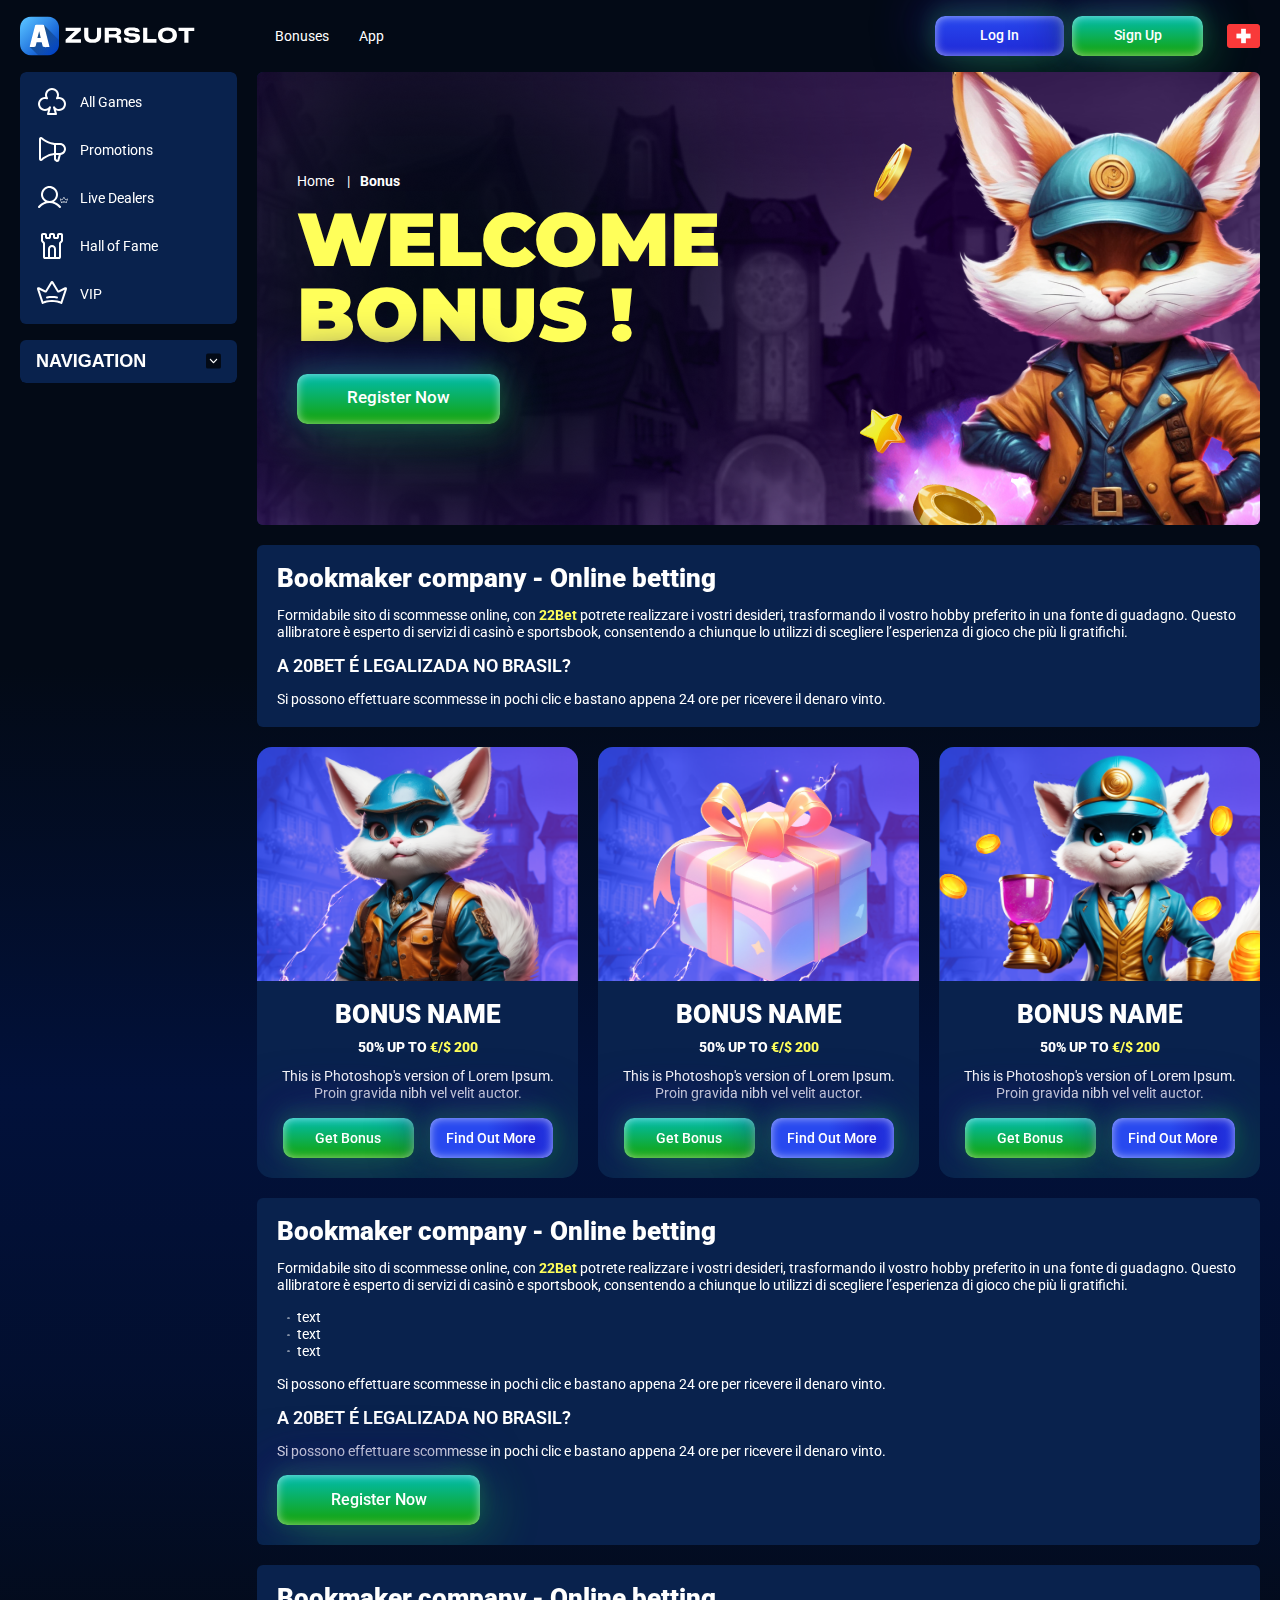
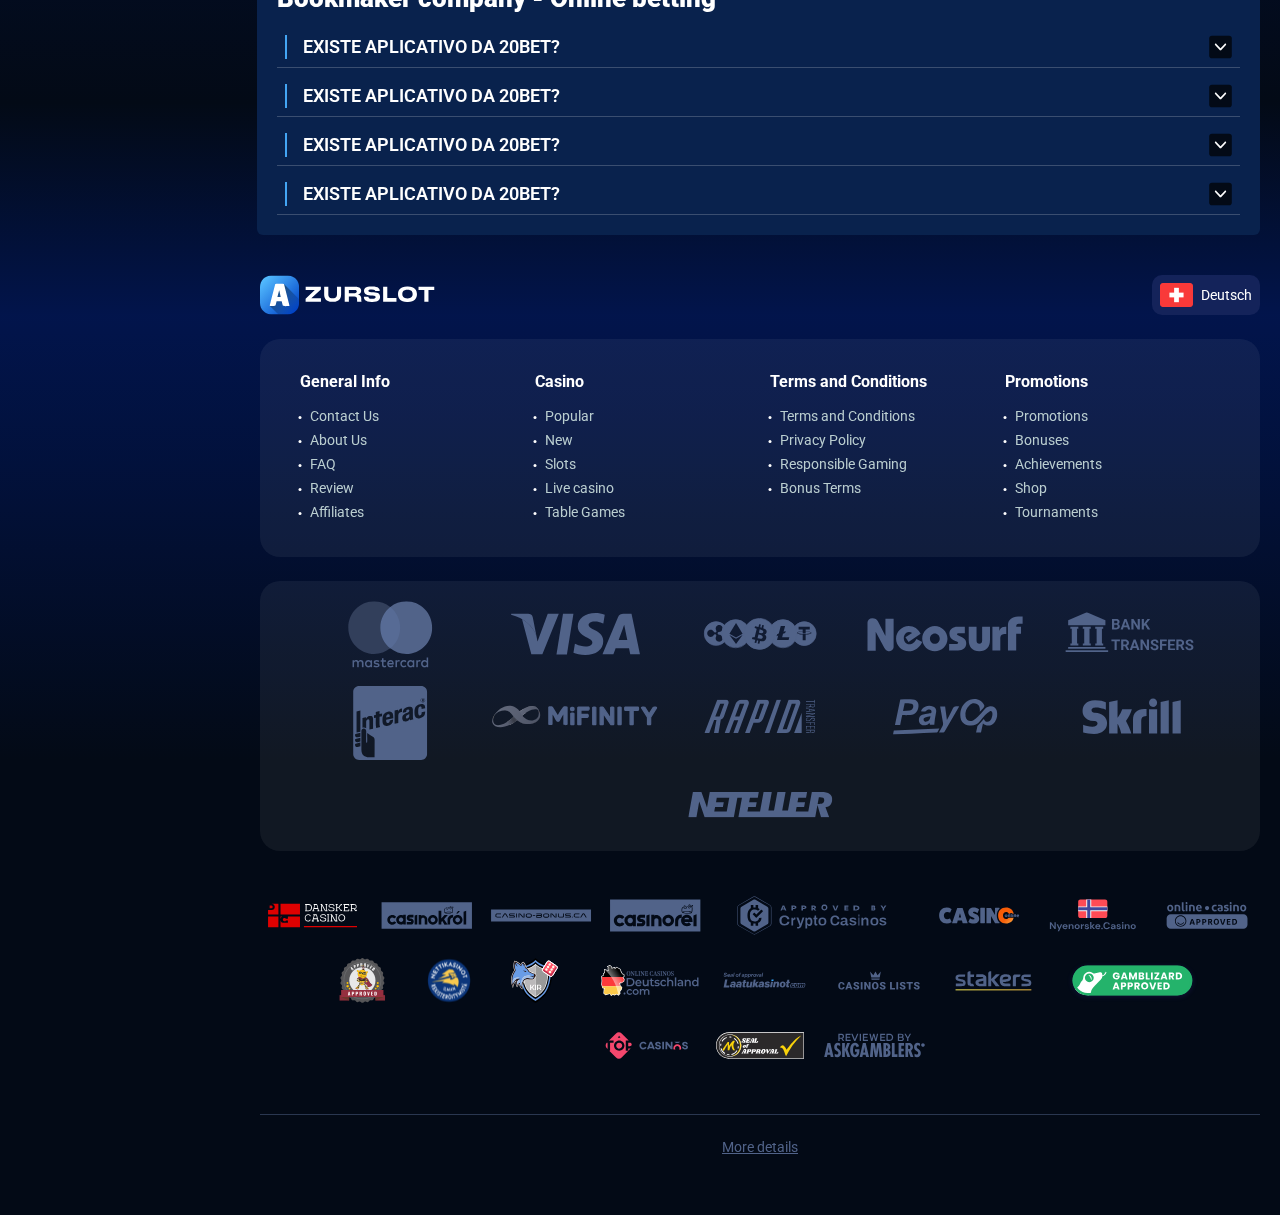
<file: bonus.html>
<!DOCTYPE html>
<html lang="ch">
  <head>
    <meta charset="UTF-8" />
    <meta name="viewport" content="width=device-width, initial-scale=1.0" />
    <title>Welcome Bonus!</title>
    <meta
      name="description"
      content="A 20Bet apostas online é a novidade mais relevante no mercado de apostas do Brasil"
    />
    <meta property="og:site_name" content="" />
    <meta property="og:title" content="" />
    <meta property="og:type" content="website" />
    <meta property="og:url" content="http://azurslot.ch/" />
    <meta property="og:image" content />
    <meta property="og:image:alt" content />
    <meta property="og:locale" content="ch" />
    <meta
      property="og:description"
      content="A 20Bet apostas online é a novidade mais relevante no mercado de apostas do Brasil"
    />
    <link rel="preconnect" href="https://fonts.googleapis.com" />
    <link rel="preconnect" href="https://fonts.gstatic.com" crossorigin />
    <link
      href="https://fonts.googleapis.com/css2?family=Roboto:wght@400;500;700&family=Montserrat:wght@100;200;300;400;500;600;700;800;900&display=swap"
      rel="stylesheet"
    />

    <link rel="stylesheet" href="./css/reset.css" />
    <link rel="stylesheet" href="./css/main.css" />
    <link rel="stylesheet" href="./css/media.css" />
    <link rel="icon" href="./images/favicon.png" type="image/x-icon" />
    <script
      src="https://code.jquery.com/jquery-3.6.1.min.js"
      integrity="sha256-o88AwQnZB+VDvE9tvIXrMQaPlFFSUTR+nldQm1LuPXQ="
      crossorigin="anonymous"
    ></script>
  </head>
  <body>
    <header class="header">
      <section class="content header__content">
        <a href="#" class="logo header__logo"
          ><img src="./images/logo.svg" alt="logo" title=""
        /></a>
        <button class="header__btn-menu">
          <svg
            width="16px"
            height="16px"
            viewBox="0 0 16 16"
            xmlns="http://www.w3.org/2000/svg"
          >
            <rect y="0" width="16" height="3" rx="1.5"></rect>
            <rect y="6.5" width="16" height="3" rx="1.5"></rect>
            <rect y="13" width="16" height="3" rx="1.5"></rect>
          </svg>
        </button>
        <nav class="menu header__menu">
          <ul class="header__menu-list">
            <li><a href="#">Bonuses</a></li>
            <li><a href="#">App</a></li>
          </ul>
          <div class="header__btn">
            <a
              href="#"
              class="header__button header__button-login header__btn-login"
              >Log In
            </a>
            <a
              href="#"
              class="header__button header__button-signin header__btn-signin"
              >Sign Up</a
            >
          </div>
        </nav>
        <a href="#" class="header__button header__button-login">Log In</a>
        <a href="#" class="header__button header__button-signin">Sign Up</a>

        <div class="header__language">
          <div class="header__flag-wrap">
            <a class="header__country" href="#">
              <span><img src="./images/flag.png" alt=" Flag" title /></span>
            </a>
          </div>
        </div>
      </section>
    </header>
    <main class="main">
      <aside class="sidebar-wrapper">
        <section class="content sidebar">
          <nav class="menu sidebar__menu">
            <ul>
              <li>
                <a href="#"
                  ><img
                    class="icon-default"
                    src="./images/sidebar/games.svg"
                    alt=" Games"
                    title
                  />
                  All Games</a
                >
              </li>
              <li>
                <a href="#">
                  <img
                    class="icon-default"
                    src="./images/sidebar/promotions.svg"
                    alt="Promotions"
                    title
                  />

                  <span>Promotions</span></a
                >
              </li>
              <li>
                <a href="#"
                  ><img
                    class="icon-default"
                    src="./images/sidebar/live.svg"
                    alt="Live Dealers"
                    title
                  />

                  Live Dealers</a
                >
              </li>
              <li>
                <a href="#"
                  ><img
                    class="icon-default"
                    src="./images/sidebar/hall.svg"
                    alt="Hall of Fame"
                    title
                  />

                  Hall of Fame</a
                >
              </li>
              <li>
                <a href=""
                  ><img
                    class="icon-default"
                    src="./images/sidebar/vip.svg"
                    alt="vip"
                    title
                  />
                  VIP</a
                >
              </li>
            </ul>
          </nav>
          <div class="sidebar__navigation">
            <button class="sidebar__links-button">Navigation</button>
            <div class="sidebar__links">
              <ul class="sidebar__links-list">
                <li><a href="#" title>Review of 22Bet</a></li>
                <li><a href="#" title>Registration</a></li>
                <li><a href="#" title>22Bet Betting Expert Reviews</a></li>
                <li><a href="#" title>Layouts and navigation</a></li>
                <li><a href="#" title>Sports betting</a></li>
                <li><a href="#" title>Sports offers</a></li>
                <li><a href="#" title>Live betting</a></li>
                <li><a href="#" title>Cash out</a></li>
                <li><a href="#" title>Live stream</a></li>
              </ul>
            </div>
          </div>
        </section>
      </aside>

      <section class="content__wrapper">
        <section class="content hero hero__bonus">
          <div class="background hero__background">
            <img src="./images/bonus/bg-bonus.png" alt="hero" title />
          </div>

          <div class="hero__data hero__data-bonus">
            <ul
              class="breadcrumbs"
              itemscope
              itemtype="https://schema.org/BreadcrumbList"
            >
              <li
                itemprop="itemListElement"
                itemscope
                itemtype="https://schema.org/ListItem"
              >
                <a href="#" itemprop="item">
                  <span itemprop="name">Home</span></a
                >
                <meta itemprop="position" content="1" />
              </li>
              <li
                itemprop="itemListElement"
                itemscope
                itemtype="https://schema.org/ListItem"
              >
                <a href="#" itemprop="item">
                  <span itemprop="name">Bonus</span></a
                >
                <meta itemprop="position" content="2" />
              </li>
            </ul>
            <h1 class="title general hero__title">Welcome Bonus !</h1>

            <a href="#" class="button hero__button hero__button-page"
              >Register Now</a
            >
          </div>
        </section>
        <section class="content page-nav">
          <div class="page-nav-button sidebar__links-button">Navigation</div>
          <ul class="page-nav-list sidebar__links-list">
            <li><a href="#" title>Review of 22Bet</a></li>
            <li><a href="#" title>Registration</a></li>
            <li><a href="#" title>22Bet Betting Expert Reviews</a></li>
            <li><a href="#" title>Layouts and navigation</a></li>
            <li><a href="#" title>Sports betting</a></li>
            <li><a href="#" title>Sports offers</a></li>
            <li><a href="#" title>Live betting</a></li>
            <li><a href="#" title>Cash out</a></li>
            <li><a href="#" title>Live stream</a></li>
          </ul>
        </section>
        <section class="content article">
          <h2 class="article__title high title">
            Bookmaker company - Online betting
          </h2>
          <p>
            Formidabile sito di scommesse online, con
            <a href="#" class="article__link">22Bet</a> potrete realizzare i
            vostri desideri, trasformando il vostro hobby preferito in una fonte
            di guadagno. Questo allibratore è esperto di servizi di casinò e
            sportsbook, consentendo a chiunque lo utilizzi di scegliere
            l’esperienza di gioco che più li gratifichi.
          </p>

          <h3>A 20Bet é legalizada no Brasil?</h3>
          <p>
            Si possono effettuare scommesse in pochi clic e bastano appena 24
            ore per ricevere il denaro vinto.
          </p>
        </section>
        <section class="content bonuses">
          <ul class="bonuses__list">
            <li class="bonuses__item">
              <div class="bonuses__img">
                <img src="./images/bonus/banner-bonus1.png" alt="" title="" />
              </div>
              <div class="bonuses__desc">
                <div>
                  <h2 class="title high bonuses__title">
                    Bonus Name <strong> 50% up to <span>€/$ 200</span> </strong>
                  </h2>
                  <p>
                    This is Photoshop's version of Lorem Ipsum. Proin gravida
                    nibh vel velit auctor.
                  </p>
                </div>
                <div class="bonuses__buttons">
                  <a href="#" class="button bonuses__button">Get Bonus</a>
                  <a href="#" class="button bonuses__button">Find out more</a>
                </div>
              </div>
            </li>
            <li class="bonuses__item">
              <div class="bonuses__img">
                <img src="./images/bonus/banner-bonus2.png" alt="" title="" />
              </div>
              <div class="bonuses__desc">
                <div>
                  <h2 class="title high bonuses__title">
                    Bonus Name <strong> 50% up to <span>€/$ 200</span> </strong>
                  </h2>
                  <p>
                    This is Photoshop's version of Lorem Ipsum. Proin gravida
                    nibh vel velit auctor.
                  </p>
                </div>
                <div class="bonuses__buttons">
                  <a href="#" class="button bonuses__button">Get Bonus</a>
                  <a href="#" class="button bonuses__button">Find out more</a>
                </div>
              </div>
            </li>
            <li class="bonuses__item">
              <div class="bonuses__img">
                <img src="./images/bonus/banner-bonus3.png" alt="" title="" />
              </div>
              <div class="bonuses__desc">
                <div>
                  <h2 class="title high bonuses__title">
                    Bonus Name <strong> 50% up to <span>€/$ 200</span> </strong>
                  </h2>
                  <p>
                    This is Photoshop's version of Lorem Ipsum. Proin gravida
                    nibh vel velit auctor.
                  </p>
                </div>
                <div class="bonuses__buttons">
                  <a href="#" class="button bonuses__button">Get Bonus</a>
                  <a href="#" class="button bonuses__button">Find out more</a>
                </div>
              </div>
            </li>
          </ul>
        </section>
        <section class="content article">
          <h2 class="article__title high title">
            Bookmaker company - Online betting
          </h2>
          <p>
            Formidabile sito di scommesse online, con
            <a href="#" class="article__link">22Bet</a> potrete realizzare i
            vostri desideri, trasformando il vostro hobby preferito in una fonte
            di guadagno. Questo allibratore è esperto di servizi di casinò e
            sportsbook, consentendo a chiunque lo utilizzi di scegliere
            l’esperienza di gioco che più li gratifichi.
          </p>

          <ul>
            <li>text</li>
            <li>text</li>
            <li>text</li>
          </ul>
          <p>
            Si possono effettuare scommesse in pochi clic e bastano appena 24
            ore per ricevere il denaro vinto.
          </p>
          <h3>A 20Bet é legalizada no Brasil?</h3>
          <p>
            Si possono effettuare scommesse in pochi clic e bastano appena 24
            ore per ricevere il denaro vinto.
          </p>

          <a href="#" class="button article__button article__button-page"
            >Register Now</a
          >
        </section>
        <section class="content faq">
          <h2 class="title high faq__title">
            Bookmaker company - Online betting
          </h2>
          <ul class="faq__list" itemscope itemtype="https://schema.org/FAQPage">
            <li
              class="faq__item"
              itemscope
              itemprop="mainEntity"
              itemtype="https://schema.org/Question"
            >
              <h3
                class="title medium faq__subtitle js-button-expander"
                itemprop="name"
              >
                Existe aplicativo da 20Bet?
              </h3>
              <div
                class="faq__answer js-expand-content"
                itemscope
                itemprop="acceptedAnswer"
                itemtype="https://schema.org/Answer"
              >
                <p itemprop="text">
                  Formidabile sito di scommesse online, con 22Bet potrete
                  realizzare i vostri desideri, trasformando il vostro hobby
                  preferito in una fonte di guadagno. Questo allibratore è
                  esperto di servizi di casinò e sportsbook, consentendo a
                  chiunque lo utilizzi di scegliere l’esperienza di gioco che
                  più li gratifichi.
                </p>
              </div>
            </li>
            <li
              class="faq__item"
              itemscope
              itemprop="mainEntity"
              itemtype="https://schema.org/Question"
            >
              <h3
                class="title medium faq__subtitle js-button-expander"
                itemprop="name"
              >
                Existe aplicativo da 20Bet?
              </h3>
              <div
                class="faq__answer js-expand-content"
                itemscope
                itemprop="acceptedAnswer"
                itemtype="https://schema.org/Answer"
              >
                <p itemprop="text">
                  Formidabile sito di scommesse online, con 22Bet potrete
                  realizzare i vostri desideri, trasformando il vostro hobby
                  preferito in una fonte di guadagno. Questo allibratore è
                  esperto di servizi di casinò e sportsbook, consentendo a
                  chiunque lo utilizzi di scegliere l’esperienza di gioco che
                  più li gratifichi.
                </p>
              </div>
            </li>
            <li
              class="faq__item"
              itemscope
              itemprop="mainEntity"
              itemtype="https://schema.org/Question"
            >
              <h3
                class="title medium faq__subtitle js-button-expander"
                itemprop="name"
              >
                Existe aplicativo da 20Bet?
              </h3>
              <div
                class="faq__answer js-expand-content"
                itemscope
                itemprop="acceptedAnswer"
                itemtype="https://schema.org/Answer"
              >
                <p itemprop="text">
                  Formidabile sito di scommesse online, con 22Bet potrete
                  realizzare i vostri desideri, trasformando il vostro hobby
                  preferito in una fonte di guadagno. Questo allibratore è
                  esperto di servizi di casinò e sportsbook, consentendo a
                  chiunque lo utilizzi di scegliere l’esperienza di gioco che
                  più li gratifichi.
                </p>
              </div>
            </li>
            <li
              class="faq__item"
              itemscope
              itemprop="mainEntity"
              itemtype="https://schema.org/Question"
            >
              <h3
                class="title medium faq__subtitle js-button-expander"
                itemprop="name"
              >
                Existe aplicativo da 20Bet?
              </h3>
              <div
                class="faq__answer js-expand-content"
                itemscope
                itemprop="acceptedAnswer"
                itemtype="https://schema.org/Answer"
              >
                <p itemprop="text">
                  Formidabile sito di scommesse online, con 22Bet potrete
                  realizzare i vostri desideri, trasformando il vostro hobby
                  preferito in una fonte di guadagno. Questo allibratore è
                  esperto di servizi di casinò e sportsbook, consentendo a
                  chiunque lo utilizzi di scegliere l’esperienza di gioco che
                  più li gratifichi.
                </p>
              </div>
            </li>
          </ul>
        </section>
      </section>
    </main>
    <footer class="footer">
      <section class="content footer__content">
        <div class="footer__wrapper">
          <div class="footer__logo-wrap">
            <a href="./index.html" class="logo footer__logo"
              ><img src="./images/logo.svg" alt="logo" title=""
            /></a>
            <div class="footer__flag-wrap">
              <a class="footer__country" href="#">
                <span><img src="./images/flag.png" alt=" Flag" title /></span>
                <span>Deutsch</span>
              </a>
            </div>
          </div>
          <ul class="footer__menu">
            <li>
              <div>General Info</div>
              <ul class="footer__info">
                <li><a href="#">Contact Us </a></li>
                <li><a href="#">About Us</a></li>
                <li><a href="#">FAQ</a></li>
                <li><a href="#">Review</a></li>
                <li><a href="#">Affiliates</a></li>
              </ul>
            </li>

            <li>
              <div>Casino</div>
              <ul class="footer__info">
                <li><a href="#">Popular</a></li>
                <li><a href="#">New</a></li>
                <li><a href="#">Slots</a></li>
                <li><a href="#">Live casino</a></li>
                <li><a href="#">Table Games</a></li>
              </ul>
            </li>
            <li>
              <div>Terms and Conditions</div>
              <ul class="footer__info">
                <li><a href="#">Terms and Conditions</a></li>
                <li><a href="#">Privacy Policy</a></li>
                <li><a href="#">Responsible Gaming</a></li>
                <li><a href="#">Bonus Terms</a></li>
              </ul>
            </li>
            <li>
              <div>Promotions</div>
              <ul class="footer__info">
                <li><a href="#">Promotions</a></li>
                <li><a href="#">Bonuses</a></li>
                <li><a href="#">Achievements</a></li>
                <li><a href="#">Shop</a></li>
                <li><a href="#">Tournaments</a></li>
              </ul>
            </li>
          </ul>
        </div>

        <div class="footer__cards-pay">
          <ul class="footer__cards-pay-first">
            <li>
              <a href="#"
                ><img src="./images/footer-pay/mastercard.svg" alt="pay" title
              /></a>
            </li>
            <li>
              <a href="#"
                ><img src="./images/footer-pay/visa.svg" alt="pay" title
              /></a>
            </li>
            <li>
              <a href="#"
                ><img src="./images/footer-pay/crypto.svg" alt="pay" title
              /></a>
            </li>
            <li>
              <a href="#"
                ><img src="./images/footer-pay/neosurf.svg" alt="pay" title
              /></a>
            </li>
            <li>
              <a href="#"
                ><img
                  src="./images/footer-pay/bank-transfers.svg"
                  alt="pay"
                  title
              /></a>
            </li>
            <li>
              <a href="#"
                ><img src="./images/footer-pay/interac.svg" alt="pay" title
              /></a>
            </li>
            <li>
              <a href="#"
                ><img
                  class="footer__cards-pay-img"
                  src="./images/footer-pay/mifinity.svg"
                  alt="pay"
                  title
              /></a>
            </li>
            <li>
              <a href="#"
                ><img
                  class="footer__cards-pay-img"
                  src="./images/footer-pay/rapid.svg"
                  alt="pay"
                  title
              /></a>
            </li>
            <li>
              <a href="#"
                ><img
                  class="footer__cards-pay-img"
                  src="./images/footer-pay/payOp.svg"
                  alt="pay"
                  title
              /></a>
            </li>
            <li>
              <a href="#"
                ><img
                  class="footer__cards-pay-img"
                  src="./images/footer-pay/skrill.svg"
                  alt="pay"
                  title
              /></a>
            </li>
            <li>
              <a href="#"
                ><img
                  class="footer__cards-pay-img"
                  src="./images/footer-pay/neteller.svg"
                  alt="pay"
                  title
              /></a>
            </li>
          </ul>
        </div>

        <div class="footer__cards-casino">
          <ul>
            <li>
              <a href="#"
                ><img
                  src="./images/footer-cards/danskercasino.svg"
                  alt="cards-casino"
                  title
              /></a>
            </li>
            <li>
              <a href="#"
                ><img
                  src="./images/footer-cards/casinokrol-pl.svg"
                  alt="cards-casino"
                  title
              /></a>
            </li>
            <li>
              <a href="#"
                ><img
                  src="./images/footer-cards/casino-bonus-ca.svg"
                  alt="cards-casino"
                  title
              /></a>
            </li>
            <li>
              <a href="#"
                ><img
                  src="./images/footer-cards/casinorei-pt.svg"
                  alt="cards-casino"
                  title
              /></a>
            </li>
            <li>
              <a href="#"
                ><img
                  src="./images/footer-cards/cryptocasinos.svg"
                  alt="cards-casino"
                  title
              /></a>
            </li>
            <li>
              <a href="#"
                ><img
                  src="./images/footer-cards/casino.svg"
                  alt="cards-casino"
                  title
              /></a>
            </li>
            <li>
              <a href="#"
                ><img
                  src="./images/footer-cards/nyenorske-casino.svg"
                  alt="cards-casino"
                  title
              /></a>
            </li>
            <li>
              <a href="#"
                ><img
                  src="./images/footer-cards/online-casino.svg"
                  alt="cards-casino"
                  title
              /></a>
            </li>
            <li>
              <a href="#"
                ><img
                  src="./images/footer-cards/casinobee.svg"
                  alt="cards-casino"
                  title
              /></a>
            </li>
            <li>
              <a href="#"
                ><img
                  src="./images/footer-cards/kaikki-pikakasinot.svg"
                  alt="cards-casino"
                  title
              /></a>
            </li>
            <li>
              <a href="#"
                ><img
                  src="./images/footer-cards/kasinotilman.svg"
                  alt="cards-casino"
                  title
              /></a>
            </li>
            <li>
              <a href="#"
                ><img
                  src="./images/footer-cards/onlinecasinosdeutschland.svg"
                  alt="cards-casino"
                  title
              /></a>
            </li>
            <li>
              <a href="#"
                ><img
                  src="./images/footer-cards/laatukasinot.svg"
                  alt="cards-casino"
                  title
              /></a>
            </li>
            <li>
              <a href="#"
                ><img
                  src="./images/footer-cards/casinos-lists.svg"
                  alt="cards-casino"
                  title
              /></a>
            </li>
            <li>
              <a href="#"
                ><img
                  src="./images/footer-cards/stakers.svg"
                  alt="cards-casino"
                  title
              /></a>
            </li>
            <li>
              <a href="#"
                ><img
                  src="./images/footer-cards/free-spins-no-deposit-gamblizard-canada.svg"
                  alt="cards-casino"
                  title
              /></a>
            </li>
            <li>
              <a href="#"
                ><img
                  src="./images/footer-cards/top-casinos-best-online-casinos.svg"
                  alt="cards-casino"
                  title
              /></a>
            </li>
            <li>
              <a href="#"
                ><img
                  src="./images/footer-cards/casinomentor.svg"
                  alt="cards-casino"
                  title
              /></a>
            </li>
            <li>
              <a href="#"
                ><img
                  src="./images/footer-cards/askgamblers.svg"
                  alt="cards-casino"
                  title
              /></a>
            </li>
          </ul>
        </div>
        <a href="#" class="footer__link">More details</a>
      </section>
    </footer>
    <script src="./js/sidebar.js" defer></script>
    <script src="./js/expander.js" defer></script>
    <script src="./js/mobile-menu.js" defer></script>
  </body>
</html>
</file>
<file: css/main.css>
html {
  scroll-behavior: smooth;
  text-size-adjust: 100%;
  box-sizing: border-box;
}

body {
  display: block;
  position: relative;
  width: 100%;
  background: linear-gradient(
      359.94deg,
      #030a16 16.2%,
      rgba(1, 21, 81, 0.65) 26.87%,
      rgba(0, 32, 136, 0.47) 31.96%,
      rgba(3, 10, 22, 0.26) 39.54%,
      rgba(0, 32, 136, 0.22) 50.91%,
      rgba(1, 23, 89, 0.539604) 61.2%,
      #030a16 76.33%
    ),
    linear-gradient(0deg, #030a16, #030a16);
  font-family: "Roboto", sans-serif;
  font-size: 14px;
  font-weight: 400;
  line-height: 120%;
  text-align: left;
  color: #ffffff;
  overflow-x: hidden;
}

.content {
  display: block;
  position: relative;
  width: 100%;
  max-width: 1163px;
  overflow: hidden;
  border-radius: 6px;
  background: #09224d;
  padding: 20px;
  margin: 0 auto 20px auto;
}

h1,
h2,
h3,
h4,
.title {
  display: block;
  position: relative;
  font-size: 75px;
  font-weight: 900;
  line-height: 100%;
  text-align: center;
  color: #ffff5a;
}

h1 {
  font-family: "Montserrat", sans-serif;
  text-transform: uppercase;
}

h2,
.title.high {
  display: flex;
  justify-content: left;
  align-items: center;
  font-size: 26px;
  line-height: 100%;
  font-weight: 900;
  color: #ffffff;
  text-align: center;

  margin-bottom: 16px;
}

h3,
title.medium {
  font-size: 18px;
  font-weight: 600;
  line-height: 100%;
  text-align: left;
  color: #ffffff;
  text-transform: uppercase;
}
h4,
title.mini {
  font-size: 28px;
  font-weight: 700;
  line-height: 32px;
  text-align: center;
  color: #ffffff;
}

article > *,
.article > *,
.desk > * {
  margin-top: 16px;
}

article > *:first-child,
.article > *:first-child,
.desk > *:first-child {
  margin-top: 0 !important;
}

article > h2,
.article > h2,
.desk > h2 {
  margin-top: 32px;
}

article > h3,
.article > h3,
.desk > h3 {
  margin-top: 16px;
}
article > h4,
.article > h4,
.desk > h4 {
  margin-top: 16px;
}

.button {
  position: relative;
  width: 203px;
  height: 50px;
  background: linear-gradient(0deg, #16a302, #00bcb1),
    radial-gradient(35.8% 316.2% at 82.39% 55.47%, #16a302 0%, #00bcb1 100%),
    radial-gradient(76.9% 122.63% at 33.52% -15.63%, #f2f292 0%, #169100 85.15%),
    radial-gradient(
      66.76% 121.06% at 22.73% 20.31%,
      rgba(45, 241, 81, 0.2) 18.63%,
      rgba(55, 241, 45, 0.186) 100%
    ),
    radial-gradient(
      45.91% 85.94% at 55.4% 14.06%,
      rgba(255, 255, 255, 0.4) 0%,
      rgba(255, 255, 255, 0.032) 100%
    );
  box-shadow: 10px 10px 50px 0px #1ee9324d, -10px -10px 50px 0px #1b0c71,
    -2px -6px 20px 0px #1ee9324d, 0px 0px 10px 0px #ffffff99 inset;
  border-radius: 10px;
  overflow: hidden;
  font-size: 17px;
  font-weight: 500;
  line-height: 100%;
  text-align: center;
  text-decoration: none;
  text-transform: capitalize;
  color: #ffffff;
  white-space: nowrap;
  cursor: pointer;
  padding: 15px 40px;
  margin: 0 auto;
  transition: all 0.5s;
  /* background: linear-gradient(0deg,  #16A302 ,   #00BCB1 ); */
}

.button:hover {
  transform: scale(1.1);
}

.header__button {
  position: relative;
  min-width: 131px;
  height: 40px;
  font-size: 14px;
  font-weight: 500;
  line-height: 100%;
  text-align: center;
  text-decoration: none;
  text-transform: capitalize;

  white-space: nowrap;
  color: #ffffff;
  cursor: pointer;
  background: linear-gradient(0deg, #16a302, #00bcb1),
    radial-gradient(35.8% 316.2% at 82.39% 55.47%, #16a302 0%, #00bcb1 100%),
    radial-gradient(76.9% 122.63% at 33.52% -15.63%, #f2f292 0%, #169100 85.15%),
    radial-gradient(
      66.76% 121.06% at 22.73% 20.31%,
      rgba(45, 241, 81, 0.2) 18.63%,
      rgba(55, 241, 45, 0.186) 100%
    ),
    radial-gradient(
      45.91% 85.94% at 55.4% 14.06%,
      rgba(255, 255, 255, 0.4) 0%,
      rgba(255, 255, 255, 0.032) 100%
    );
  box-shadow: 10px 10px 50px 0px #1ee9324d, -10px -10px 50px 0px #1b0c71,
    -2px -6px 20px 0px #1ee9324d, 0px 0px 10px 0px #ffffff99 inset;
  border-radius: 10px;
  overflow: hidden;
  padding: 12px 30px;
  margin: 0 auto;
}

.header__button-signin {
  margin-right: 24px;
  margin-left: 0;
  transition: all 0.5s;
}

.header__button-login {
  background: linear-gradient(0deg, #1f28d6, #2849ef),
    radial-gradient(35.8% 316.2% at 82.39% 55.47%, #1f28d6 0%, #2849ef 100%)
      /* warning: gradient uses a rotation that is not supported by CSS and may not behave as expected */,
    radial-gradient(
        92.56% 151.44% at 33.52% -15.63%,
        #2575de 0%,
        #221be8 85.15%
      )
      /* warning: gradient uses a rotation that is not supported by CSS and may not behave as expected */,
    radial-gradient(
        66.76% 121.06% at 22.73% 20.31%,
        rgba(48, 25, 176, 0.2) 18.63%,
        rgba(9, 91, 179, 0.2) 100%
      )
      /* warning: gradient uses a rotation that is not supported by CSS and may not behave as expected */,
    radial-gradient(
      45.91% 85.94% at 55.4% 14.06%,
      rgba(255, 255, 255, 0.4) 0%,
      rgba(255, 255, 255, 0.032) 100%
    );

  min-width: 129px;
  margin-left: auto;
  margin-right: 8px;
}

.header__button:hover {
  transform: scale(1.05);
}

.header,
.main,
.footer {
  display: flex;
  position: relative;
  justify-content: space-between;
  align-items: center;
  width: 100%;
  max-width: 1440px;
  padding: 20px;
  margin: 0 auto;
}

.background,
.hero__background {
  display: block;
  position: absolute;
  bottom: 0;
  left: 0;
  height: 100%;
  width: 100%;
  overflow: hidden;
}

.background img,
.hero__background img {
  position: relative;
  display: block;
  width: 100%;
  height: 100%;
  object-fit: cover;
}
.images img {
  border-radius: 6px;
  width: 100%;
  height: 100%;
  overflow: hidden;
}

/* -------------------HEADER---------------- */

.header {
  position: fixed;
  top: 0;
  left: 0;
  right: 0;
  background: #030a16;
  padding: 0;
  z-index: 100;
  max-width: 100%;
}

.header__content {
  display: flex;
  align-items: center;
  flex-direction: row;
  max-width: 1440px;
  max-height: 72px;
  border-radius: 0;
  background: #030a16;
  padding: 20px;
  margin-bottom: 0;
}

.logo {
  display: block;
  position: relative;
  flex: 0 0 179px;
  margin-right: 61px;
  padding: 20px 0;
  transition: all 0.5s;
}

.logo:hover {
  transform: scale(1.2);
}

.logo img {
  display: block;
  position: relative;
  width: auto;
  max-height: 40px;
}

.header__menu {
  display: flex;
  white-space: nowrap;
  max-height: calc(100vh - 60px);
  overflow-y: auto;
}

.header__menu-list {
  display: flex;
  flex: 1 1 auto;
  flex-direction: row;
  justify-content: center;
  align-items: center;
  white-space: nowrap;

  border-radius: 20px;
}

.header__menu-list li {
  display: block;
  text-align: left;
  padding: 0 15px;
  transition: all 0.5s;
}

.header__menu-list li a {
  display: block;
  color: #ffffff;
  font-weight: 500;
  padding: 10px 0;
}

.header__menu li a:hover {
  color: #00b25b;
}
.header__country {
  display: flex;
  align-items: center;
  gap: 8px;
  border-radius: 20px;

  margin-left: auto;
}

.header__country span:last-child {
  color: #ffffff;
  font-weight: 500;
  font-size: 14px;
  line-height: 100%;
  text-transform: uppercase;
}

.header__country img,
.header__flag-link img {
  width: 33px;
  height: 24px;
  vertical-align: middle;
}

.header__menu-list li {
  display: block;
  text-align: left;
  transition: all 0.5s;
}

.header__menu-list li a {
  display: block;
  color: #ffffff;
  font-weight: 400;
  padding: 10px 0;
}

.header__menu li a:hover {
  color: #18c214;
}

.sidebar__country span {
  display: inline-block;
}

.sidebar__country-menu img {
  width: 24px;
  height: 24px;
  vertical-align: middle;
  margin-right: 10px;
}

.header__country.active {
  border-bottom-right-radius: 0;
  border-bottom-left-radius: 0;
}

.header__flag-wrap {
  border-radius: 20px;
}

.header__country.active {
  border-radius: 20px;
}

.header__flag-menu {
  display: none;
  position: absolute;
  top: 67px;
  right: 23px;
  height: auto;
  border-bottom-right-radius: 12px;
  border-bottom-left-radius: 12px;
  border-top-right-radius: 0;
  border-top-left-radius: 0;
  background: #030a16;
  padding: 8px 0;
  z-index: 9999;
  border-top: 2px solid #ffff5a;
}

.header__flag-link {
  display: flex;
  flex-direction: row;
  align-items: center;
  justify-content: flex-start;
  padding: 0 16px;
  gap: 9px;
}
.header__flag-menu.active {
  display: block;
}

.header__flag-menu ul li + li {
  margin-top: 8px;
}

.header__flag-link:last-child span {
  font-weight: 500;
  color: #ffffff;
  text-transform: uppercase;
}

.header__btn {
  display: none;
}
/* -------------- header__btn-menu-----------*/

.header__btn-menu {
  display: block;
  flex: 0 1 auto;
  min-width: 0;
  background: #ffffff1a;

  border: 1px solid #ffffff;
  padding: 12px;
  order: 3;
  transition: all 0.5s;
}

svg {
  position: relative;
  fill: #ffffff;
  line-height: 1;
  vertical-align: 1;
}

.header__btn-menu {
  display: none;
}

/* -------------main------------- */
.main {
  padding-top: 72px;
  padding-bottom: 0;
}

.content__wrapper {
  display: block;
  position: relative;
  flex: 1 1 100%;
  margin-left: 20px;
}

/* -------------sidebar--------- */

.sidebar-wrapper {
  display: block;
  position: relative;
  align-self: stretch;
  flex: 0 0 217px;
}
.sidebar {
  position: sticky;
  background: transparent;
  top: 72px;
  bottom: 20px;
  padding: 0px;
  overflow-y: auto;
  max-height: calc(100vh - 100px);
}

.sidebar::-webkit-scrollbar {
  display: none;
}

.sidebar__menu ul li a {
  display: block;
  position: relative;
  color: #ffffff;
  transition: all 0.5s;
  display: flex;
  align-items: center;
  transition: all 0.5s;
}

.sidebar__menu ul li a img {
  filter: brightness(0) invert(1);
}

.sidebar__menu ul li:hover {
  background: #030a16;
}

/*  */

.sidebar__menu {
  border-radius: 6px;
  padding: 6px 0;
  background: #09224d;

  margin-bottom: 16px;
}

.sidebar__menu ul li {
  display: flex;
  align-items: center;
  padding: 8px 16px;
  transition: all 0.5s;
}

.sidebar__menu li a img {
  min-width: 32px;
  min-height: 32px;
  margin: auto;
  margin-right: 12px;
  vertical-align: middle;
}

.sidebar__links-button {
  position: relative;
  font-size: 18px;
  font-weight: 600;
  line-height: 100%;
  color: #ffffff;
  text-align: left;
  background: none;
  text-transform: uppercase;
  white-space: normal;
  padding-right: 73px;
  padding: 0 16px;
  width: 100%;
  transition: all 0.5s;
}

.sidebar__links-button.active {
  margin-bottom: 16px;
}

.sidebar__navigation {
  background: #09224d;

  padding: 12px 16px;
  padding: 12px 0;
  border-radius: 6px;
}

.sidebar__links-button::after {
  content: "";
  display: block;
  position: absolute;
  right: 16px;
  top: 50%;
  transform: translateY(-50%);
  width: 16px;
  height: 16px;
  background: url(../images/sidebar/sidebar-arrowDown.svg) no-repeat center
    center / contain;
  transition: transform 0.3s ease-in-out;
}

.sidebar__links-button.active::after {
  transform: translateY(-50%) rotate(180deg);
}

.sidebar__links-list li a,
.page-nav-list li a {
  position: relative;
  display: block;
  color: #ffffff;
  padding: 0 20px 0 16px;
  transition: all 0.5s;
}

.sidebar__links-list.active {
  display: block;
}

.sidebar__links-list li a:hover {
  padding-left: 40px;
  color: #43a5f4;
  text-decoration: underline;
}
.sidebar__links-list li a:hover::before,
.page-nav-list li a:hover::before {
  content: "";
  position: absolute;
  display: block;
  width: 3px;
  height: 3px;
  border-radius: 50%;
  top: 50%;
  transform: translateY(-50%);
  left: 26px;
  background: #43a5f4;
}

.page-nav-list li a:hover::before {
  left: 10px;
}

.sidebar__links-list li + li {
  padding-top: 12px;
}

.page-nav-button {
  margin-bottom: 0;
  cursor: pointer;
  padding: 0;
}

.page-nav-button::after {
  right: 0;
  width: 20px;
  height: 20px;
}

.sidebar__links-list,
.page-nav-list {
  overflow: hidden;
  max-height: 0;
  transition: max-height 0.5s ease;
}

.page-nav-list li a {
  padding-left: 0;
}

.page-nav-list li a:hover {
  padding-left: 20px;
}

.sidebar__links-list.active,
.page-nav-list.active {
  display: block;
  max-height: 1000px;
}

.page-nav-list.active {
  margin-top: 20px;
}

.page-nav {
  display: none;
}

/* -----------hero------ */

.hero {
  display: flex;
  justify-content: flex-start;
  align-items: center;
  min-height: 453px;
  height: 453px;
  padding: 0;
  border-radius: 6px;
  padding: 30px 20px;
  overflow: hidden;
}

.hero__data {
  display: flex;
  flex-direction: column;
  justify-content: flex-start;
  position: relative;
  max-width: 610px;
  align-items: flex-start;
  border-radius: 20px;
  padding: 32px 20px;
}

.hero__title {
  display: flex;
  flex-direction: column;
  text-align: left;

  margin-bottom: 16px;
}

.hero__title strong {
  font-size: 40px;
  line-height: 100%;
  font-weight: 700;
  margin-top: 8px;
}

.hero__title strong span {
  color: #ffffff;
}

.hero__rating {
  display: flex;
  justify-content: center;
  align-items: center;
  margin-bottom: 16px;
  font-size: 14px;
  line-height: 16px;
  font-weight: 400;
  color: #ffffff;
}

.hero__rating p {
  margin-right: 16px;
  text-transform: capitalize;
}
.hero__rating span {
  display: flex;
  align-items: center;
  gap: 4px;
}

.hero__text {
  margin-bottom: 32px;
  text-align: left;
  color: #ffffff;
}
.hero__button {
  margin-left: 0;
  z-index: 3;
}
/* -------------article--------------- */

.article .article__subtitle {
  justify-content: start;
  font-size: 20px;
  line-height: 32px;
  color: #ffffff;
  padding: 0;
  margin: 16px 0 0 0;
  text-decoration: none;
}

.article__button,
.ratings__button {
  display: flex;
  justify-content: center;
  align-items: center;
  font-size: 16px;
  line-height: 20px;
  text-transform: none;
  margin-top: 16px;
  margin-right: auto;
  margin-left: 0;
}

.article ul li {
  position: relative;
  padding-left: 20px;
}

.article ul li::before {
  content: "";
  position: absolute;
  display: block;
  width: 3px;
  height: 1px;
  border-radius: 50%;
  top: 50%;
  transform: translateY(-50%);
  left: 10px;
  background: #ffffff;
}

/* для нумерованного списка */

.article ol {
  counter-reset: ol;
  position: relative;
}

.article ol li {
  counter-increment: ol;
  position: relative;
  padding-left: 20px;
}

.article ol li::before {
  content: counter(ol) ".";
  display: inline-block;
  position: absolute;
  font: inherit;
  font-weight: 700;
  color: inherit;
  left: 0;
  top: 50%;
  transform: translateY(-50%);
}
/*  */

/* ------about----------- */

table {
  width: 100%;
  display: flex;
  margin-bottom: 16px;
}
.about__group {
  display: flex;
  flex-direction: column;
  width: 100%;
  gap: 16px;
}
.about__group + .about__group {
  margin-left: 20px;
}

.about__group tr {
  display: flex;
  position: relative;
  flex-direction: column;
  justify-content: left;
  text-align: left;

  gap: 8px;
  padding-bottom: 8px;
}

.features ul li {
  display: flex;
  padding: 12.5px 16px;
}

.about__text,
.features__text,
.features h3,
.about h3 {
  margin-bottom: 16px;
}

table td:last-child {
  padding-left: 10px;
}

table td:first-child {
  font-weight: 800;
  border-left: 2px solid #43a5f4;
  padding-left: 10px;
}

/* ------------features------ */

.features__info {
  display: block;
  position: relative;

  height: auto;
}
.features__list {
  display: flex;
  gap: 20px;
  justify-content: space-between;
  margin-bottom: 16px;
}

.features ul li {
  display: flex;
  align-items: center;

  padding: 12px 20px 12px 50px;
}

.features ul li:not(:last-child),
.about__group tr:not(:last-child) {
  border-bottom: 1px solid #ffffff33;
}

.features__info ul li::before {
  content: "";
  display: block;
  position: absolute;
  min-width: 24px;
  height: 24px;
  left: 0;
  background: url(../images/main/features-icon1.svg) no-repeat center center /
    contain;
  border-left: 2px solid #43a5f4;
  padding-left: 20px;
}

.features__info ul:nth-child(1) li:nth-child(2):before {
  background: url(../images/main/features-icon3.svg) no-repeat center center /
    contain;
}
.features__info ul:nth-child(1) li:nth-child(3):before {
  background: url(../images/main/features-icon5.svg) no-repeat center center /
    contain;
}
.features__info ul:nth-child(2) li:nth-child(1):before {
  background: url(../images/main/features-icon2.svg) no-repeat center center /
    contain;
}
.features__info ul:nth-child(2) li:nth-child(2):before {
  background: url(../images/main/features-icon4.svg) no-repeat center center /
    contain;
}
.features__info ul:nth-child(2) li:nth-child(3):before {
  background: url(../images/main/features-icon6.svg) no-repeat center center /
    contain;
}

.features__list .banner__features {
  margin-bottom: 0;
  height: auto;
  /* padding: 20px; */
}

.features__info ul {
  display: flex;
  flex-direction: column;
  gap: 8px;
}

.features__info,
.features__list .banner__features {
  display: flex;
  width: 100%;
  gap: 20px;
}

/* -------------banner---------------- */

.banner {
  display: flex;
  align-items: center;
  justify-content: left;
  overflow: hidden;
  width: 100%;
  height: 370px;

  padding: 20px;
  background: transparent;
  border-radius: 12px;
  margin-bottom: 20px;
}

.banner__info {
  display: flex;

  flex-direction: column;
  align-items: flex-start;
  position: relative;

  text-align: left;

  border-radius: 12px;
  padding: 16px;
}

.banner .banner__title-main {
  text-align: left;
  flex-direction: column;
  align-items: flex-start;
  font-weight: 900;
  line-height: 100%;
  font-size: 35px;
  color: #ffff5a;
  width: 100%;
  margin-bottom: 16px;
}

.banner .banner__title::after {
  display: none;
}

.banner__title-main > *:last-child {
  color: #ffffff;
  font-size: 26px;
  line-height: 100%;
  margin-top: 7px;
  font-weight: 900;
}

.banner .banner__background img {
  object-position: 100%;
}

.banner__button {
  margin-left: 0;
  margin-top: 42px;
}

/* ------------ratings------------------- */

.ratings__list {
  display: flex;
  flex-wrap: wrap;
  gap: 12px;
}

.ratings__list li {
  position: relative;
  display: flex;
  justify-content: space-between;
  flex-direction: row;
  align-items: center;
  gap: 16px;
  width: 100%;
  padding: 8px;
  color: #ffffff;
}

.ratings__list li:not(:last-child) {
  border-bottom: 1px solid #ffffff33;
}

.ratings__content {
  display: flex;
  gap: 20px;
}

.ratings__data span:first-child {
  font-weight: 800;
}

.ratings__info {
  position: relative;
  display: flex;
  flex-direction: row;
  justify-content: space-between;
  align-items: center;
  font-size: 14px;
  line-height: 16px;
  font-weight: 400;
  gap: 20px;
  width: 100%;
  text-transform: capitalize;
}

.ratings__info::after {
  content: "";
  display: block;
  position: absolute;
  right: 100px;
  width: 1px;
  height: 100%;
  background: #43a5f4;
}

.ratings__info p {
  font-weight: 800;
  margin-right: auto;
}

.ratings__img img {
  height: 24px;
  width: 24px;
}

/* --------faq------------- */

.faq__subtitle {
  position: relative;
  font-weight: 600;
  font-size: 18px;
  line-height: 24px;
  text-align: left;
  border-left: 2px solid #43a5f4;
  color: #ffffff;

  text-transform: uppercase;
  cursor: pointer;
  padding: 0 56px 0 16px;
}

.faq__list li + li {
  margin-top: 8px;
}

.faq__subtitle::after {
  content: "";
  display: block;
  position: absolute;
  top: 50%;
  transform: translateY(-50%);
  right: 0;
  width: 24px;
  height: 24px;
  background: url(../images/sidebar/sidebar-arrowDown.svg) no-repeat center
    center / contain;
  transition: transform 0.3s ease-in-out;
}

.faq__subtitle.active::after {
  transform: translateY(-50%) rotate(180deg);
}

.faq__item {
  padding: 8px;
  border-bottom: 1px solid #ffffff33;
}

.faq__item.active {
  position: relative;
}

.faq__subtitle.active {
}

.faq__answer {
  position: relative;
  padding: 8px 8px 8px 0;
  border-radius: 15px;
  background: transparent;

  color: #ffffff;
  border-top-right-radius: 0;
  border-top-left-radius: 0;
}

.js-expand-content {
  display: none;
  overflow: hidden;
}
/*  */

.js-expand-content.expanded {
  height: 100%;
}

/* ---------main__arrow------ */
.main__arrow {
  display: block;
  position: fixed;
  width: 48px;
  height: 48px;
  right: 20px;
  bottom: 20px;
  background: url(../images/ArrowUp.svg) no-repeat center center / contain;
  z-index: 100;
}

/* -------footer------------ */
.footer {
  padding-top: 0;
  padding-left: 260px;
}

.footer__content {
  display: flex;
  flex-direction: column;
  align-items: center;
  color: #baced0;
  max-width: 1163px;
  background: transparent;
  gap: 24px;
  padding: 20px 0;
}

.footer__logo {
  display: flex;
  max-height: 40px;
  max-width: 179px;
  flex: 0 0 179px;
  padding: 0;
}

.footer__logo:hover {
  opacity: 0.5;
  transform: none;
}

.footer__logo img {
  display: block;
}
.footer__menu {
  display: flex;
  flex-wrap: wrap;
  gap: 20px;
  align-items: center;
  align-content: center;
  justify-content: center;
  border-radius: 20px;
  align-items: flex-start;
  padding: 33px 40px;
  background: #ffffff0f;
}

.footer__menu li {
  flex: 1 0 calc((100% - 2px) / 5);
}

.footer__desc p {
  font-size: 12px;
  line-height: 14px;
}

.footer__desc img {
  width: 60px;
}

.footer__info li {
  position: relative;
  padding-left: 10px;
}

.footer__info li::before {
  content: "";
  display: block;
  position: absolute;
  width: 3px;
  height: 3px;
  border-radius: 50%;
  top: 50%;
  transform: translate(-50%);
  left: 0px;
  background: #ffffff;
}

.footer__img-wrap {
  display: flex;
  flex-direction: row;
  gap: 8px;
}

.footer__menu li div,
.footer__wrapp div {
  font-size: 16px;
  font-weight: 700;
  line-height: 20px;
  margin-bottom: 12px;
  color: #ffffff;
}

.footer__menu li a {
  position: relative;
  display: block;
  font-size: 14px;
  font-weight: 400;
  line-height: 16px;
  white-space: nowrap;
  color: inherit;
  padding: 4px 16px 4px 0;
  transition: all 0.5s ease;
}

.footer__link {
  color: #516389;
  text-decoration: underline;
  transition: all 0.5s ease;
}

.footer__link:hover {
  color: #ffff5a;
}
.footer__menu li a:hover {
  color: #e12151;
}

.footer__wrap {
  display: flex;
  justify-content: space-between;
  align-items: flex-start;
  gap: 12px;
}
.footer__wrap img {
  display: block;
  width: 64px;
  height: 56px;
}

.footer__age {
  color: #ffffff;
  font-size: 20px;
  line-height: 24px;
  font-weight: 700;
  flex: 0 0 60px;
}

.footer__wrapper-content {
  width: 100%;
  display: flex;
  justify-content: space-between;
  align-items: center;
  gap: 20px;
}

.footer__wrapp img {
  display: block;
  width: 40px;
  height: 40px;
  margin-left: auto;
}

.footer__wrapper {
  width: 100%;
  display: flex;
  flex-direction: column;
  gap: 24px;
}

.footer__logo-wrap {
  display: flex;
  justify-content: space-between;
  flex-direction: row;
}

.footer__flag-wrap {
  background: #14235a;
  border-radius: 10px;
  padding: 8px;
}

.footer__country {
  position: relative;
  display: flex;
  justify-content: center;
  align-items: center;
  gap: 8px;
}

.footer__country img {
  width: 33px;
  height: 24px;
  height: auto;
  vertical-align: middle;
}
.footer__country span {
  color: #ffffff;
}

.footer__info img {
  margin-right: 8px;
  vertical-align: middle;
}

.footer__cards-pay {
  background: #ffffff0f;
  border-radius: 20px;
  gap: 24px;
  padding: 16px;
}

.footer__cards-pay ul {
  display: flex;
  justify-content: center;
  flex-wrap: wrap;
  gap: 14px;
}

.footer__cards-pay a img {
  display: block;

  max-width: 171px;
  transition: all 0.5s;
}

.footer__cards-pay a img:hover {
  transform: scale(1.1);
}

.footer__cards-pay .footer__cards-pay-img {
  max-width: 210px;
}

.footer__cards-casino ul {
  display: flex;
  flex-wrap: wrap;
  gap: 12px;
  justify-content: center;
  border-bottom: 1px solid #51638980;
  padding: 16px 0 40px 0;
}

.footer__cards-casino ul li a {
  display: block;
  transition: all 0.5s;
}

.footer__cards-casino ul li a:hover {
  transform: scale(1.1);
}
/* --------------bonus-page--------------- */
.breadcrumbs {
  display: flex;
  justify-content: left;
  text-align: center;
  margin-bottom: 12px;
  white-space: nowrap;
}
.hero__button-page {
  margin-top: 6px;
}
.breadcrumbs li:not(:last-child) a {
  padding-left: 0;
}

.hero__title-page {
  color: #ffffff;
}

.breadcrumbs li a {
  font-weight: 400;
  color: #ffffff;
  padding: 10px;
}

.breadcrumbs li:first-child a:hover {
  color: #1be181;
}

.breadcrumbs li:last-child a {
  font-weight: 700;
  cursor: default;
}

.breadcrumbs > li:not(:last-child):after {
  content: "|";
  position: relative;
  color: #ffffff;
}

.hero__title-bonus {
  margin-bottom: 16px;
}

.article__link {
  color: #ffff5a;
  font-weight: 700;
}

.banner__background-page {
  height: 173px;
  max-height: 100%;
  object-fit: cover;
}

.banner__background-page img {
  display: block;
  height: 100%;
  width: 100%;
  object-fit: cover;
}

.content.bonuses {
  padding: 0;
  background: none;
  border-radius: 0;
  box-shadow: none;
}

.bonuses__list {
  display: flex;
  flex-wrap: wrap;
  gap: 20px;
  width: 100%;
  display: grid;
  grid-template-columns: repeat(3, 1fr);
}

.bonuses__item {
  display: flex;
  align-items: center;
  position: relative;
  flex-direction: column;
  height: auto;
  border-radius: 15px;
  background: #09224d;
  overflow: hidden;
  width: 100%;
}

.bonuses__item > * {
  position: relative;
}

.bonuses__item + .bonuses__item {
  margin-top: 0;
}

.bonuses__item:before {
  display: none;
}

.bonuses__img {
  width: 100%;
  height: 100%;
}

.bonuses__img img {
  display: block;
  width: 100%;
  height: 100%;
}

.bonuses__desc {
  display: flex;
  flex-direction: column;
  align-items: center;
  padding: 20px;
  text-align: center;
  gap: 16px;
}

.title.bonuses__title {
  flex-direction: column;
  color: #ffffff;
  border: none;
  position: relative;
  font-weight: 900;
  font-size: 26px;
  line-height: 100%;
  align-items: center;
  text-transform: uppercase;
  margin-bottom: 12px;
}

.title.bonuses__title strong {
  font-weight: 800;
  font-size: 14px;
  line-height: 120%;
  margin-top: 12px;
}

.title.bonuses__title strong span {
  color: #ffff5a;
}

.title.bonuses__title::after {
  display: none;
}

.bonuses__buttons {
  display: flex;
  flex-direction: row;
  justify-content: center;
  /* flex-wrap: wrap; */
  gap: 16px;
}

.bonuses__button {
  width: 131px;
  width: 100%;
  min-width: 100px;
  max-width: 131px;
  height: 40px;
  color: #ffffff;
  text-transform: none;
  font-size: 14px;
  line-height: 22.4px;
  font-weight: 500;
  text-transform: capitalize;
}

.bonuses__button:first-child {
  padding: 9px 29.5px;
}

.bonuses__button:last-child {
  background: radial-gradient(
      35.8% 316.2% at 82.39% 55.47%,
      #1f28d6 0%,
      #2849ef 100%
    ),
    radial-gradient(
      92.56% 151.44% at 33.52% -15.63%,
      #2575de 0%,
      #221be8 85.15%
    ),
    radial-gradient(
      66.76% 121.06% at 22.73% 20.31%,
      rgba(48, 25, 176, 0.2) 18.63%,
      rgba(9, 91, 179, 0.2) 100%
    ),
    radial-gradient(
      45.91% 85.94% at 55.4% 14.06%,
      rgba(255, 255, 255, 0.4) 0%,
      rgba(255, 255, 255, 0.032) 100%
    );
  width: 100%;
  width: 129px;

  min-width: 100px;
  max-width: 129px;
  padding: 9px 12px;
}

.article__list li + li {
  margin-top: 8px;
}

.banner__wrapper {
  display: flex;
  flex-wrap: wrap;
  flex-direction: column;
  gap: 20px;
  padding: 0;
  background: none;
}

.hero__button-bonus {
  margin-top: 12px;
}

/* --------------------app-page------------- */
.banner__app {
  position: relative;
  display: flex;
  flex-direction: row;
  align-items: center;
  justify-content: flex-start;
  min-height: 220px;
  border-radius: 6px;

  padding: 24px 40px;
}
.banner__logo {
  max-width: 225px;
  flex: 0 0 225px;
  margin-left: 0;
  margin-right: 196px;
  z-index: 3;
}

.banner__logo img {
  max-height: 90px;
}

.banner__content-app {
  display: flex;
  flex-direction: row;
  align-items: center;
}
.banner__btn {
  display: flex;
  flex-direction: column;
  position: relative;
  width: 200px;
  height: 72px;
  font-size: 12px;
  font-weight: 600;
  line-height: 16px;
  text-align: center;
  text-decoration: none;
  justify-content: center;
  border-radius: 10px;
  align-items: flex-start;

  text-align: left;
  color: #ffffff;
  cursor: pointer;
  text-transform: uppercase;
  padding: 16px 38px;
  padding: 12px 10px 12px 70px;
  transition: all 0.3s ease;
  overflow: hidden;
  margin: 0;
}

.banner__btn span {
  font-size: 18px;
  line-height: 100%;
}

.hero__button-app {
  margin-top: 14px;
}

.banner__btn:hover {
  transform: scale(1.1);
}

.banner__btn-android {
  padding: 12px 10px 12px 60px;
}

.banner__btn-app {
  background: radial-gradient(
      35.8% 316.2% at 82.39% 55.47%,
      #1f28d6 0%,
      #2849ef 100%
    ),
    radial-gradient(
      92.56% 151.44% at 33.52% -15.63%,
      #2575de 0%,
      #221be8 85.15%
    ),
    radial-gradient(
      66.76% 121.06% at 22.73% 20.31%,
      rgba(48, 25, 176, 0.2) 18.63%,
      rgba(9, 91, 179, 0.2) 100%
    ),
    radial-gradient(
      45.91% 85.94% at 55.4% 14.06%,
      rgba(255, 255, 255, 0.4) 0%,
      rgba(255, 255, 255, 0.032) 100%
    ),
    linear-gradient(0deg, #030303, #030303);
}

.banner__btn-app::after,
.banner__btn-android::after {
  content: "";
  position: absolute;
  left: 10px;

  top: 50%;
  transform: translateY(-50%);
  width: 48px;
  height: 48px;
  background: url(../images/app/apple-app.svg) no-repeat center center / contain;
}

.banner__btn-android::after {
  background: url(../images/app/google-app.svg) no-repeat center center /
    contain;
}
.button__wrap-app {
  display: flex;
  gap: 20px;
  justify-content: center;
  margin-top: 6px;
}
</file>
<file: css/media.css>
@media screen and (max-width: 1418px) {
  .footer__cards-pay .footer__cards-pay-img {
    max-width: 171px;
  }
}

@media screen and (max-width: 1320px) {
  .banner__info {
    background: rgba(0, 0, 0, 0.2);
    border-radius: 8px;
    padding: 16px;
  }
}
@media screen and (max-width: 1313px) {
  .rating__wrapper {
    padding-left: 0;
  }

  .table tr td:nth-child(2) img {
    width: 20px;
  }
}

@media screen and (max-width: 1299px) {
  .footer__content-desc {
    flex-direction: column;
  }
}
@media screen and (max-width: 1292px) {
  .features {
    flex-direction: column;
  }

  .content__wrapp {
    margin-bottom: 20px;
  }
  .features__wrapp {
    margin-left: 0;
    border-radius: 16px;
    width: 50%;
  }

  .features-banner__background {
    width: 100%;
    max-height: 571px;
  }
}

@media screen and (max-width: 1288px) {
  .features__table td:nth-child(1) {
    width: 45%;
  }
  .features__table td:nth-child(2) {
    width: 55%;
    padding-left: 5px;
  }
  .ratings__list {
    grid-template-columns: repeat(2, 1fr);
  }
}

@media screen and (max-width: 1252px) {
  .features-banner__data {
    padding: 20px;
  }

  .features-banner__title {
    font-size: 28px;
  }
  .features-banner__title span {
    font-size: 16px;
  }
  /* .hero__data {
    background: rgba(0, 0, 0, 0.5);
  } */
  .hero {
    padding-left: 20px;
  }
}

@media screen and (max-width: 1233px) {
  .table tr td:nth-child(2) img {
    width: 18px;
  }
  .ratings__wrap {
    gap: 0;
  }

  .banner__app {
    padding-left: 20px;
    padding-right: 20px;
  }
}

@media screen and (max-width: 1228px) {
  .about__group {
    grid-template-columns: repeat(3, 1fr);
  }
}

@media screen and (max-width: 1212px) {
  .ratings__content {
    flex-direction: column;
    gap: 8px;
  }

  .ratings__list li {
    border-bottom: 1px solid #ffffff33;
  }
}
@media screen and (max-width: 1183px) {
  .ratings__wrap {
    flex-direction: column;
    align-items: center;
    gap: 20px;
    width: 100%;
    min-height: 328px;
    min-height: max-content;
  }

  .table tr td:nth-child(2) img {
    width: 24px;
  }
  .features-banner__title span {
    font-size: 22px;
  }

  .bonuses__list {
    grid-template-columns: repeat(2, 1fr);
  }

  .content__wrapp {
    flex-direction: column;
  }
  .features-banner__title {
    font-size: 32px;
  }

  .hero__title {
    font-size: 60px;
  }

  .hero__data {
    background: rgba(0, 0, 0, 0.4);
  }
  .features__wrapp {
    width: 100%;
    height: 368px;
  }

  .features-banner__data {
    padding: 40px;
  }

  .features__list {
    width: 100%;
  }
  .features .content__wrapp-last {
    flex-direction: column;
  }

  .background img {
    object-position: 99%;
  }

  .banner {
    width: 100%;
  }
}

@media screen and (max-width: 1161px) {
  .banner__logo {
    background: rgba(0, 0, 0, 0.5);
    border-radius: 8px;
    padding: 10px;
  }

  .banner__info-ratings a {
    display: block;
    background: rgba(0, 0, 0, 0.5);
    padding: 10px;
  }
}

@media screen and (max-width: 1060px) {
  table,
  .features__list {
    flex-direction: column;
  }
  .about__group,
  .features__info {
    width: 100%;
  }
  .about__group + .about__group {
    margin-left: 0;
    margin-top: 20px;
  }

  .about__group tr {
    border-bottom: 1px solid #ffffff33;
  }

  .features__list .banner__features {
    height: 300px;
  }

  .banner__info p,
  .banner .banner__title-main {
    text-align: center;
  }

  .about__group tr {
    flex-direction: row;
  }

  table td:first-child,
  table td:last-child {
    width: 50%;
  }
}

@media screen and (max-width: 1053px) {
  /* -------------------------- */
  .header__menu {
    display: none;
  }
  .header__btn-menu {
    display: block;
    background: #09224d;

    border: 1px solid #ffffff;
    border-radius: 8px;
    margin-left: 16px;
  }
  .header__btn-menu.active {
    background: #09224d;
  }

  .header__btn-menu svg {
    display: block;
    margin: 0;
  }
  .header__btn-menu svg rect {
    transform-origin: 50% 50%;
    transition: all 0.5s;
  }

  .header__btn-menu.active svg rect:nth-child(1) {
    x: -2px;
    y: 6px;
    width: 20px;
    transform: rotate(225deg);
  }

  .header__btn-menu.active svg rect:nth-child(3) {
    opacity: 0;
  }

  .header__btn-menu.active svg rect:nth-child(2) {
    x: -2px;
    y: 6px;
    width: 20px;
    transform: rotate(135deg);
  }

  .header__menu {
    display: none;
    position: fixed;
    top: 67px;
    left: 0;
    width: 100%;
    height: 0;
    overflow: hidden;
    background: #09224d;

    text-align: center;
    opacity: 0;
    padding: 20px 50px;
    transition: height 0.5s ease, opacity 0.5s ease;
    z-index: 100;
    overflow-y: auto;
    display: block;
  }

  .header__menu.active {
    display: block;
    height: 100vh;
    opacity: 1;
  }
  .header {
    z-index: 101;
  }
  .header__menu ul {
    display: flex;
    flex-direction: column;
    justify-content: center;
    text-align: center;
    background: none;
    margin-bottom: 16px;
  }
  .header__menu ul li {
    font-size: 14px;
    white-space: nowrap;
  }

  .header__menu-list li + li {
    margin-left: 0;
  }

  .header__menu ul li + li {
    margin-top: 10px;
  }
  .menu ul {
    gap: 5px;
  }

  .menu ul li:not(:last-child) {
    margin-right: 0;
  }

  .header__btn {
    display: inline-block;
  }

  .header__btn a.header__btn-login,
  .header__btn a.header__btn-signin {
    display: block;
    min-width: 220px;
    margin-right: 0;
    padding-left: 20px;
    padding-right: 20px;
  }
  .header__btn a.header__btn-signin {
    margin-top: 16px;
  }

  /* ----------------------- */

  .header__flag-menu {
    right: 80px;
  }

  .features__info {
    flex-direction: column;
    gap: 0;
  }

  .features ul li {
    border-bottom: 1px solid #ffffff33;
  }
}

@media screen and (max-width: 1017px) {
  .sidebar {
    display: none;
  }
  .page-nav {
    display: block;
  }
  .main {
    display: block;
  }
  .content__wrapper {
    margin-left: 0;
  }

  .footer {
    padding-left: 20px;
  }
  .header__logo {
    margin-right: auto;
  }

  .features-banner__data {
    max-width: 1000px;
    height: 400px;
  }
}

@media screen and (max-width: 836px) {
  table td:last-child,
  table td:first-child {
    width: 50%;
  }
}

@media screen and (max-width: 763px) {
  .footer__wrapper {
    flex-direction: column;
  }

  .footer__logo-wrap {
    flex: 0;
    margin-bottom: 16px;
  }
  .footer__button {
    margin: 0;
  }

  .footer__wrapp div {
    justify-content: flex-start;
  }
}

@media screen and (max-width: 750px) {
  .footer__cards-last {
    gap: 20px;
  }

  .ratings__content {
    flex-direction: column;
  }

  .about__group {
    grid-template-columns: repeat(2, 1fr);
  }
}
@media screen and (max-width: 681px) {
  .footer__menu li {
    flex: 1 0 calc((100% - 2px) / 3);
  }
}

@media screen and (max-width: 649px) {
  .hero {
    padding: 10px;
    align-items: center;
    justify-content: center;
  }
  .header__button-login {
    display: none;
  }

  .ratings__content {
    flex-direction: column;
  }
  .ratings__button {
    margin-left: auto;
  }
  .ratings__list {
    margin-top: 0;
  }

  .bonuses__buttons {
    flex-direction: column;
  }
}

@media screen and (max-width: 618px) {
  .button__wrap-app {
    align-items: center;
  }
}

@media screen and (max-width: 595px) {
  .features-banner__data {
    max-width: 500px;
    height: 300px;
  }
}

@media screen and (max-width: 577px) {
  .table tr td:nth-child(3) {
    display: none;
  }

  .table tr td:nth-child(2) img {
    width: 20px;
    height: 20px;
  }

  .footer__cards li {
    flex: 1 1 calc(33.333% - 16px);
    max-width: calc(33.333% - 16px);
  }

  .features-banner__data {
    max-width: 450px;
    height: 300px;
  }
  .ratings__list {
    grid-template-columns: repeat(1, 1fr);
  }

  .banner__info {
    border-radius: 6px;
    width: 100%;
    min-width: 0;
  }

  .banner__info-ratings a {
    display: block;
    background: none;
  }
}

@media screen and (max-width: 536px) {
  .features-banner__title {
    font-size: 28px;
    line-height: 40px;
  }

  .features-banner__title span {
    font-size: 18px;
  }
  .features__table td:nth-child(1) {
    width: 45%;
  }
  .features__table td:nth-child(2) {
    width: 55%;
  }
  .hero__data {
    padding: 16px;
    align-items: center;
  }
  .hero__text,
  .hero__title {
    text-align: center;
  }
  .hero__button {
    margin-left: auto;
  }

  .banner .banner__background img {
    object-position: 80%;
  }

  .ratings__list li {
    width: 100%;
  }

  .footer__wrap {
    flex-direction: column;
    align-items: center;
  }

  .footer__wrap p {
    text-align: center;
  }

  .ratings__data {
    margin-left: 0;
  }

  .header__button-signin {
    display: none;
  }
}

@media screen and (max-width: 518px) {
  .ratings__img img {
    height: auto;
  }
  .features-banner__data {
    padding: 10px;
  }

  .about__group {
    grid-template-columns: repeat(1, 1fr);
  }

  .button__wrap-app {
    flex-direction: column;
  }
}

@media screen and (max-width: 500px) {
  .bonuses__list {
    grid-template-columns: repeat(1, 1fr);
  }
}
@media screen and (max-width: 478px) {
  .features-banner__title {
    font-size: 22px;
    line-height: 32px;
  }

  .features-banner__title span {
    font-size: 14px;
  }

  .features__button {
    width: 220px;
  }

  .footer__wrap {
    flex-direction: column;
    align-items: center;
  }

  .footer__wrap img {
    margin-bottom: 16px;
  }

  .footer__wrap p {
    text-align: center;
  }

  .footer__cards li {
    flex: 1 1 calc(50% - 16px);
    max-width: calc(50% - 16px);
  }
}

@media screen and (max-width: 463px) {
  .ratings__data {
    margin-left: 0;
  }

  .footer__desc {
    flex-direction: column;
    align-items: center;
  }

  .features__table td:nth-child(1) {
    font-weight: 400;
    font-size: 13px;
    width: 50%;
  }
  .features__table td:nth-child(2) {
    width: 50%;
    font-size: 12px;
  }
}

@media screen and (max-width: 457px) {
  .table tr td:nth-child(2) img {
    width: 18px;
    height: 18px;
  }

  .faq__subtitle {
    font-size: 18px;
  }
}

@media screen and (max-width: 455px) {
  .table tr td:nth-child(2) img {
    width: 16px;
    height: 16px;
  }

  .banner__info,
  .banner .banner__title-main {
    align-items: center;
  }
  .banner__button {
    margin-left: auto;
  }

  .hero__title {
    font-size: 36px;
    line-height: 40px;
  }

  .hero__button {
    width: 220px;
  }

  .hero__text {
    margin-bottom: 16px;
  }

  .banner__title-main > *:last-child {
    font-size: 40px;
    line-height: 50px;
  }
  .banner__info {
    padding: 16px;
  }
  .footer__menu li:not(:last-child) a::after {
    display: none;
  }

  .banner .banner__title-main {
    margin-bottom: 16px;
  }
}

@media screen and (max-width: 444px) {
  .footer__menu li {
    flex: 1 0 calc((100% - 2px) / 2);
  }

  .background img {
    object-position: 90%;
  }

  .hero__background-page img {
    object-position: 80%;
  }

  .footer__info li {
    display: flex;
    justify-content: center;
  }

  .footer__info li::before {
    display: none;
  }

  .footer__logo-wrap {
    flex-direction: column;
    align-items: center;
    gap: 20px;
  }

  .footer__logo {
    margin-right: 0;
  }

  .footer__menu li div,
  .footer__wrapp div {
    text-align: center;
  }
  .footer__btn {
    align-items: center;
  }

  .footer__logo {
    justify-content: center;
  }

  .footer__logo-wrap p {
    text-align: center;
  }
}

@media screen and (max-width: 414px) {
  .table tr td:nth-child(2) img {
    display: none;
  }

  .table tr td:nth-child(3) {
    display: block;
  }

  .features__table td:nth-child(1) {
    font-size: 12px;
  }
  .features__table td:nth-child(2) {
    font-size: 11px;
    padding-left: 5px;
  }
  .features__table td {
    white-space: normal;
  }
  .ratings__list {
    grid-template-columns: repeat(1, 1fr);
  }

  h2,
  .title.high {
    text-align: center;
  }
}

@media screen and (max-width: 391px) {
  .hero__title {
    font-size: 32px;
  }

  .hero__data {
    padding: 10px;
  }
  .features-banner__data {
    max-width: 450px;
  }
  .banner {
    padding: 20px;
  }
}

@media screen and (max-width: 376px) {
  .features-banner__title {
    font-size: 18px;
    line-height: 24px;
  }

  .features-banner__title span {
    font-size: 12px;
  }

  .features__button {
    width: 200px;
  }
  .features-banner__data {
    height: 200px;
  }

  .features__wrapp {
    height: 250px;
  }
}

@media screen and (max-width: 365px) {
  .hero__title {
    line-height: 34px;
  }
  .hero__text {
    line-height: 20px;
  }
  .hero__rating {
    margin-bottom: 10px;
  }
  .header__logo {
    flex: 0 0 90px;
    margin-left: 0;
  }
}

@media screen and (max-width: 353px) {
  .hero__data {
    padding: 10px;
  }

  .hero__title {
    font-size: 28px;
  }

  .banner .banner__title-main {
    font-size: 22px;
  }

  .banner__title-main > *:last-child {
    font-size: 36px;
  }

  .footer__wrapper-content {
    flex-direction: column;
  }
}

/* ------------page bonus------------- */

@media screen and (max-width: 1339px) {
  .bonuses__item {
    width: 100%;
  }
}

@media screen and (max-width: 1293px) {
  .banner__background img {
    object-position: 5%;
  }
}

@media screen and (max-width: 1129px) {
  .bonuses__list {
    grid-template-columns: repeat(2, 1fr);
  }

  .bonuses__item,
  .bonuses__desc {
    flex-direction: column;
  }

  .bonuses__desc {
    text-align: center;
    padding: 20px;
  }

  .title.bonuses__title {
    align-items: center;
  }

  .bonuses__img,
  .bonuses__img img {
    width: 100%;
  }
}

@media screen and (max-width: 1113px) {
  .banner__data-bonus,
  .banner .banner__title {
    align-items: center;
  }

  .banner__data-bonus p {
    text-align: center;
  }
}

@media screen and (max-width: 1081px) {
  .banner__data-bonus {
    width: 780px;
    padding: 10px;
  }
}

@media screen and (max-width: 1081px) {
  .banner__data-bonus {
    width: 750px;
  }
}

@media screen and (max-width: 756px) {
  .banner__wrapper .banner__bonus {
    flex-direction: column;
  }
  .banner__data-bonus {
    flex-direction: column;
    padding: 20px;
    width: 100%;
  }
  .banner__wrapper .banner__bonus {
    justify-content: center;
  }
}

@media screen and (max-width: 754px) {
  .banner__logo {
    margin-right: 0;
  }
}

@media screen and (max-width: 750px) {
  .hero__title-page strong {
    font-size: 48px;
    line-height: 57.6px;
  }

  .title.bonuses__title {
    align-items: center;
  }

  .bonuses__desc {
    width: 100%;
    text-align: center;
  }
}

@media screen and (max-width: 716px) {
  .banner__bonus {
    padding: 20px;
  }
}
@media screen and (max-width: 691px) {
  .banner__wrapper {
    flex-direction: column;
  }
  .banner__bonus {
    width: 100%;
  }
}
@media screen and (max-width: 598px) {
  .bonuses__list {
    grid-template-columns: repeat(1, 1fr);
  }

  .bonuses__buttons {
    flex-direction: row;
  }
}
@media screen and (max-width: 593px) {
  .bonuses__item {
    width: 100%;
  }
}

@media screen and (max-width: 565px) {
  .bonuses__item {
    flex-direction: column;
  }

  .bonuses__desc {
    padding-top: 20px;

    max-width: 100%;
    text-align: center;
  }

  .bonuses__img {
    width: 100%;
  }
  .bonuses__img img {
    width: 100%;
  }

  .title.bonuses__title {
    align-items: center;
  }
}

@media screen and (max-width: 536px) {
  .breadcrumbs {
    justify-content: center;
  }
}

@media screen and (max-width: 493px) {
  .bonuses__img img {
    min-height: 240px;
  }

  .bonuses__item {
    min-height: 440px;
  }

  .hero__title {
    font-size: 34px;
  }

  .hero__title strong {
    font-size: 28px;
  }
}

@media screen and (max-width: 455px) {
  .hero__data-bonus {
    padding: 10px;
  }
  .banner__bonus {
    justify-content: center;
    align-items: stretch;
  }

  .banner__wrapper .banner__bonus {
    height: auto;
  }

  .bonuses__buttons {
    flex-direction: column;
  }

  .banner__data .banner__title {
    font-size: 22px;
    line-height: 24px;
  }

  .banner__button {
    margin-top: 16px;
  }

  .hero__title {
    font-size: 32px;
    line-height: 30px;
  }

  .hero__title-page strong,
  .hero__title strong {
    font-size: 38px;
    line-height: 40px;
  }

  .hero__title {
    font-weight: 700;
  }

  .hero__title strong {
    font-size: 26px;
  }
}

@media screen and (max-width: 422px) {
  .hero__title {
    font-size: 28px;
  }
}

@media screen and (max-width: 391px) {
  .button-page {
    width: 200px;
  }
}

@media screen and (max-width: 378px) {
  .banner__bonus {
    padding: 10px;
    align-items: center;
  }
  .hero__title {
    font-size: 26px;
  }
}

@media screen and (max-width: 357px) {
  .banner__bonus {
    height: 260px;
  }
  .banner__data-bonus {
    padding: 10px;
  }

  .title.bonuses__title {
    font-size: 24px;
  }

  .hero__title {
    font-size: 24px;
    font-weight: 700;
  }

  .hero__title strong {
    font-size: 24px;
  }
}

@media screen and (max-width: 330px) {
  .hero__title {
    font-size: 23px;
  }
}

/* ----------------page app ---------- */
@media screen and (max-width: 1336px) {
  .banner__background-app img {
    object-position: 99%;
  }
}

@media screen and (max-width: 754px) {
  .banner__content-app {
    flex-direction: column;
    align-items: center;
    padding: 20px;
  }

  .banner__logo {
    flex: none;
    margin-left: 0;
    margin-bottom: 12px;
  }

  .banner__content-app {
    z-index: 1;
    padding: 40px 50px;
  }
}

@media screen and (max-width: 450px) {
  .banner__background-app img {
    object-position: 90%;
  }
}

@media screen and (max-width: 423px) {
  .banner__app {
    justify-content: center;
  }
}

@media screen and (max-width: 390px) {
  .banner__content-app {
    padding: 30px;
  }
}
@media screen and (max-width: 390px) {
  .banner__content-app {
    padding: 20px 30px;
  }
}
@media screen and (max-width: 349px) {
  .banner__content-app {
    padding: 20px;
  }
}
</file>
